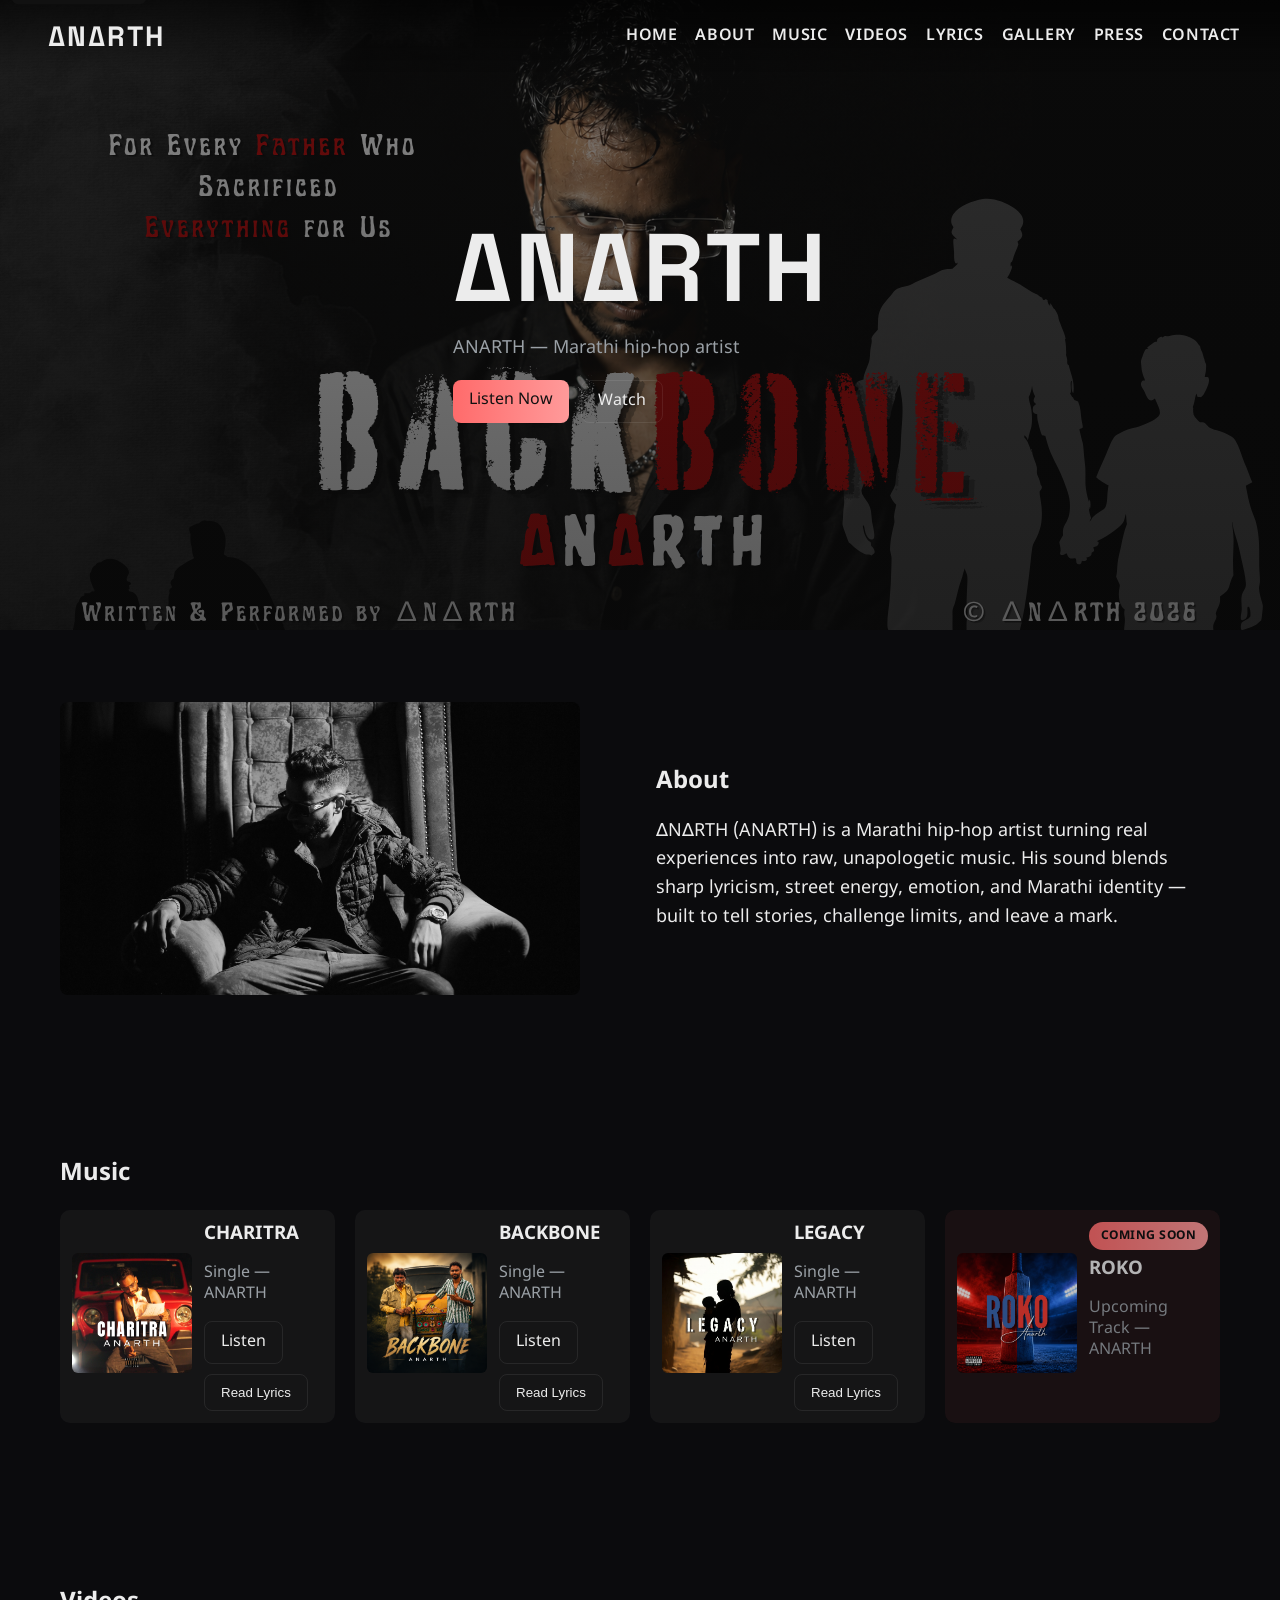
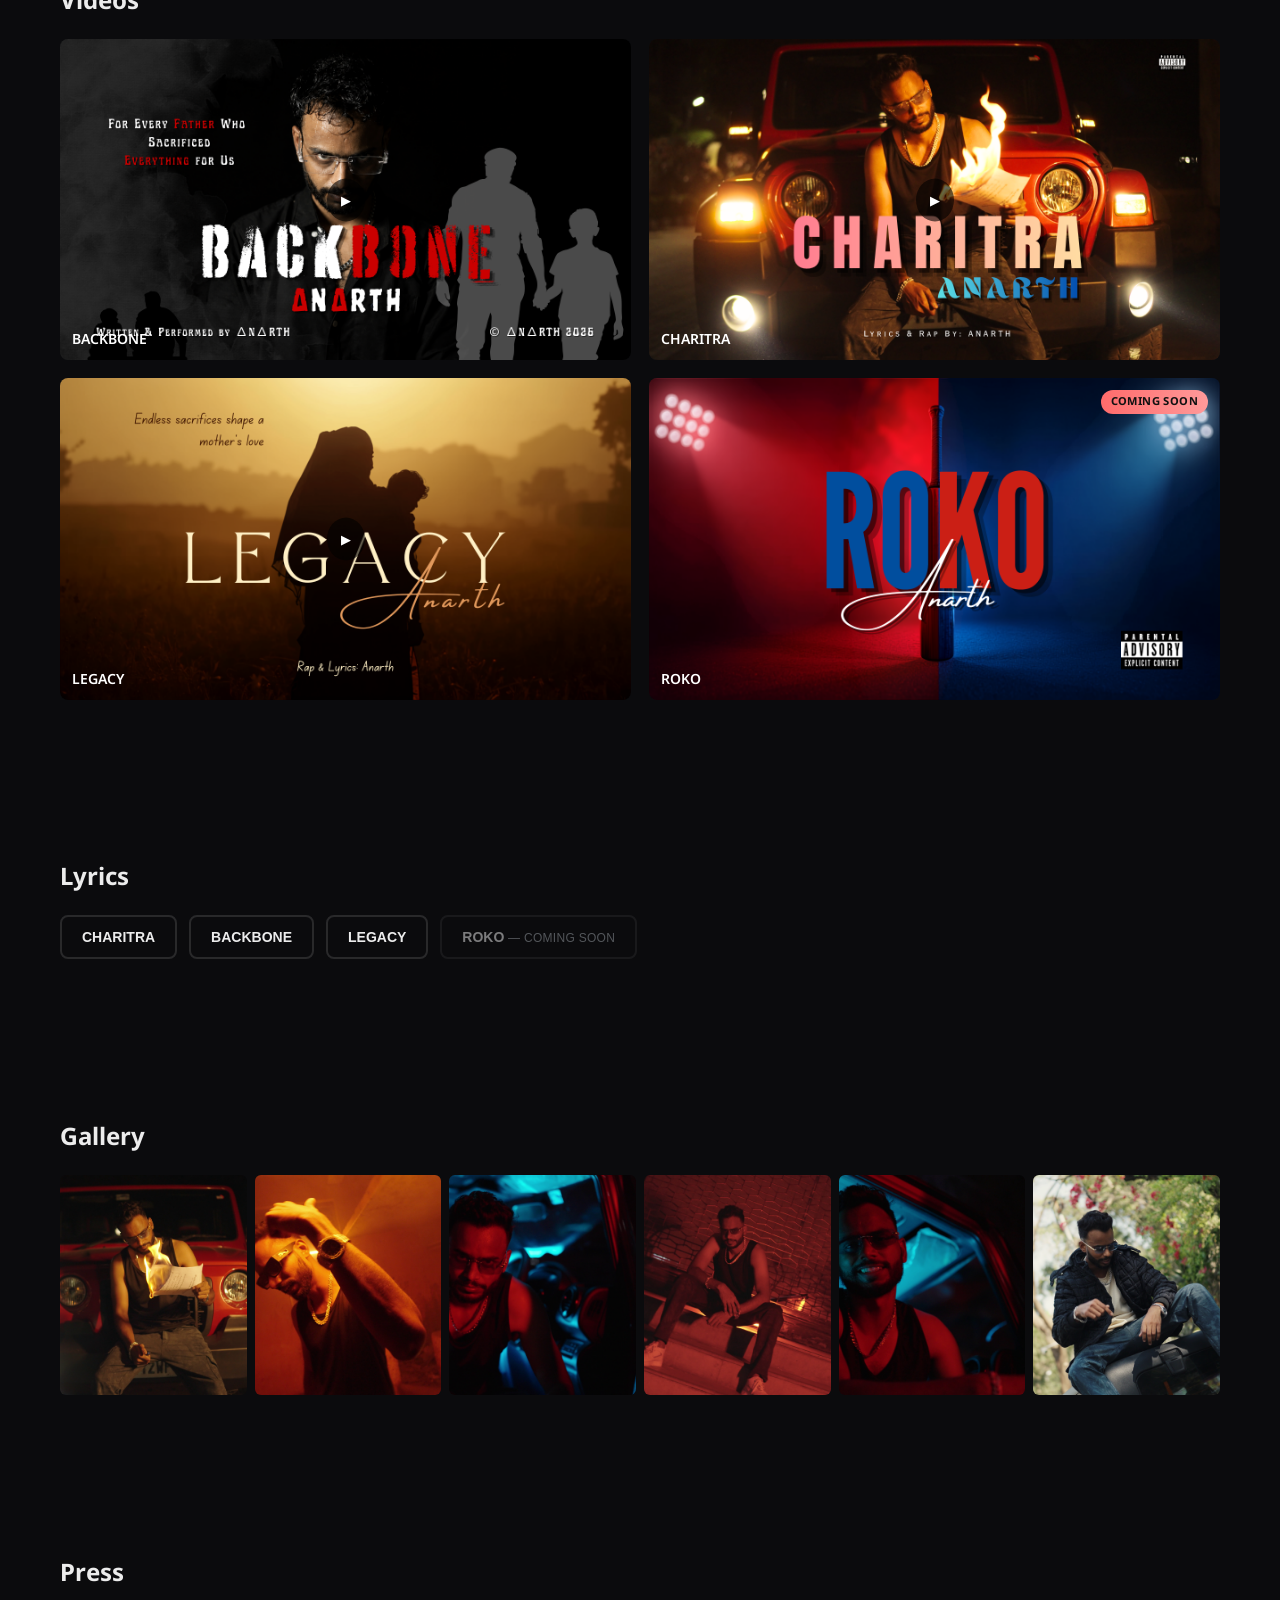
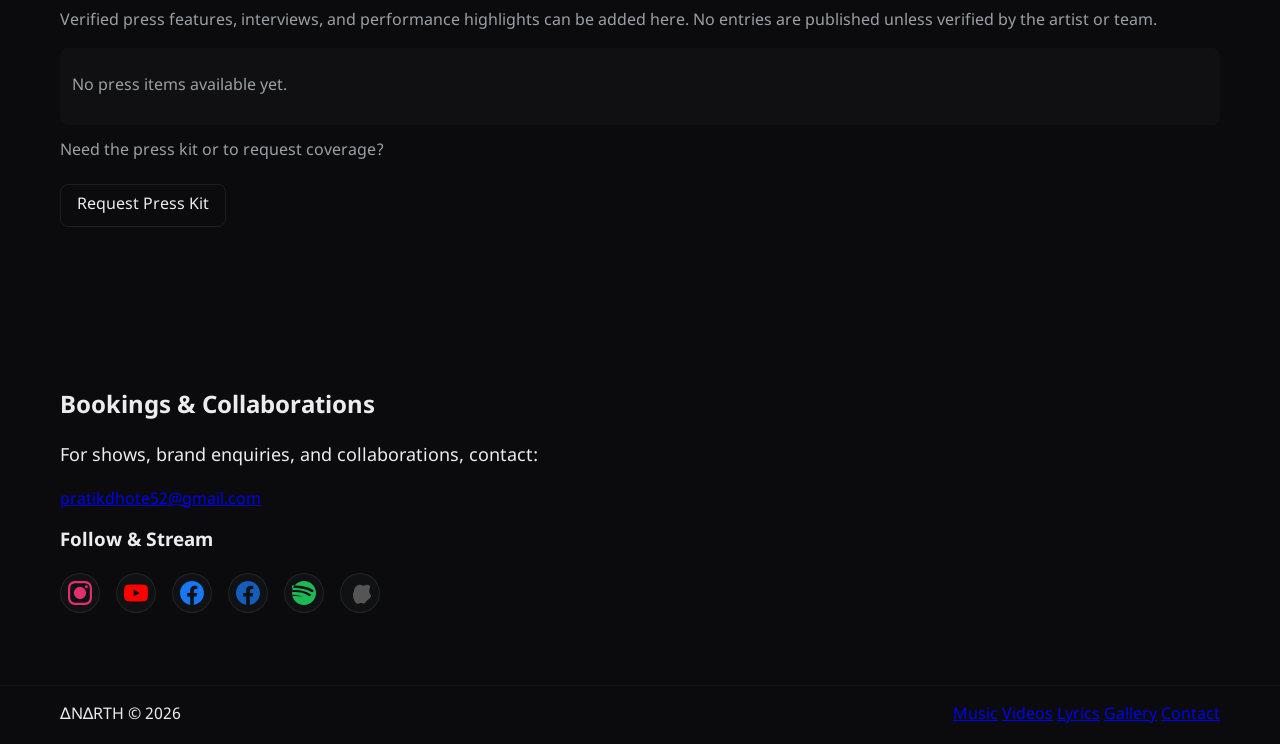
<file: index.html>
<!doctype html>
<html lang="en">
<head>
  <meta charset="utf-8" />
  <meta name="viewport" content="width=device-width,initial-scale=1" />
  <title>∆N∆RTH — ANARTH · Official</title>
  <meta name="description" content="Official website for ANARTH (∆N∆RTH) — Marathi hip-hop artist. Music, videos, lyrics, gallery, and bookings." />
  <link rel="icon" href="favicon.svg" type="image/svg+xml">
  <link rel="alternate icon" href="favicon.svg">
  <link rel="apple-touch-icon" href="favicon.svg">
  <meta name="theme-color" content="#0b0b0d">
  <link rel="preconnect" href="https://fonts.googleapis.com">
  <link rel="preconnect" href="https://fonts.gstatic.com" crossorigin>
  <link href="https://fonts.googleapis.com/css2?family=Space+Grotesk:wght@400;600;700&family=Noto+Sans+Devanagari:wght@400;700&display=swap" rel="stylesheet">
  <!-- Open Graph / Social -->
  <meta property="og:title" content="∆N∆RTH — ANARTH · Official" />
  <meta property="og:description" content="Official website for ANARTH (∆N∆RTH) — Marathi hip-hop artist. Music, videos, lyrics, gallery, and bookings." />
  <meta property="og:image" content="Assets/logo/Untitled%20design%20(6).png" />
  <meta property="og:type" content="website" />
  <meta name="twitter:card" content="summary_large_image" />
  <meta name="twitter:title" content="∆N∆RTH — ANARTH · Official" />
  <meta name="twitter:description" content="Official website for ANARTH (∆N∆RTH) — Marathi hip-hop artist." />
  <link rel="stylesheet" href="styles.css">
</head>
<body>
  <a class="skip-link" href="#main-content">Skip to content</a>
  <header class="site-header">
    <div class="container header-inner">
      <a class="brand" href="#" aria-label="ANARTH home">
        <span class="brand-text" role="img" aria-label="ANARTH">∆N∆RTH</span>
      </a>
      <nav class="nav" role="navigation" aria-label="Primary">
        <a href="#home">HOME</a>
        <a href="#about">ABOUT</a>
        <a href="#music">MUSIC</a>
        <a href="#videos">VIDEOS</a>
        <a href="#lyrics">LYRICS</a>
        <a href="#gallery">GALLERY</a>
        <a href="#press">PRESS</a>
        <a href="#contact">CONTACT</a>
      </nav>
      <button class="menu-btn" aria-label="Open menu" aria-controls="primary-nav" aria-expanded="false">☰</button>
    </div>
  </header>

  <main id="main-content">
    <section id="home" class="hero">
      <video class="hero-video" autoplay muted loop playsinline preload="metadata" poster="Assets/Thumbnail/backbone_thumbnail.png">
        <source src="Assets/video/VID_20260825223617.mp4" type="video/mp4">
      </video>
      <div class="hero-overlay"></div>
      <div class="container hero-content">
        <h1 class="display">∆N∆RTH</h1>
        <p class="tagline">ANARTH — Marathi hip-hop artist</p>
        <div class="hero-ctas">
          <a class="btn primary" href="https://open.spotify.com/track/7I72etfH4lrautP0kzrOaM?si=6904278e58cb4a6c" target="_blank" rel="noopener noreferrer">Listen Now</a>
          <a class="btn" href="#videos">Watch</a>
        </div>
      </div>
    </section>
    <!-- removed centered hero logo per request -->

    <section id="about" class="section about">
      <div class="container grid two-col">
        <div class="about-media">
          <img src="Assets/profile%20photo/profilePhoto.png" alt="ANARTH profile" loading="lazy" />
        </div>
        <div class="about-body">
          <h2>About</h2>
          <p class="lead">∆N∆RTH (ANARTH) is a Marathi hip-hop artist turning real experiences into raw, unapologetic music. His sound blends sharp lyricism, street energy, emotion, and Marathi identity — built to tell stories, challenge limits, and leave a mark.</p>
          <!-- <p>Musical identity, journey, and artistic philosophy can be placed here. The layout preserves Marathi text rendering with Noto Sans Devanagari.</p> -->
        </div>
      </div>
    </section>

    <section id="music" class="section music">
      <div class="container">
        <h2>Music</h2>
        <div class="grid music-grid">
          <!-- RELEASED TRACKS - Ordered: CHARITRA, BACKBONE, LEGACY -->
          <article class="release" data-song="charitra">
            <picture>
              <source srcset="Assets/artworks/CHARITRA%20(1).png" media="(max-width:600px)">
              <img src="Assets/artworks/CHARITRA%20(1).png" alt="CHARITRA artwork" loading="lazy" decoding="async" />
            </picture>
            <div class="release-body">
              <h3>CHARITRA</h3>
              <p class="muted">Single — ANARTH</p>
              <div class="release-ctas">
                <a class="btn" href="https://open.spotify.com/artist/0kLMYg4mAcI0nTroc95Nmc" target="_blank" rel="noopener">Listen</a>
                <button class="btn lyrics-btn" data-song="charitra" aria-label="Read CHARITRA lyrics">Read Lyrics</button>
              </div>
            </div>
          </article>

          <article class="release" data-song="backbone">
            <picture>
              <source srcset="Assets/artworks/Backbone.png" media="(max-width:600px)">
              <img src="Assets/artworks/Backbone.png" alt="BACKBONE artwork" loading="lazy" decoding="async" />
            </picture>
            <div class="release-body">
              <h3>BACKBONE</h3>
              <p class="muted">Single — ANARTH</p>
              <div class="release-ctas">
                <a class="btn" href="https://open.spotify.com/track/7I72etfH4lrautP0kzrOaM?si=6904278e58cb4a6c" target="_blank" rel="noopener">Listen</a>
                <button class="btn lyrics-btn" data-song="backbone" aria-label="Read BACKBONE lyrics">Read Lyrics</button>
              </div>
            </div>
          </article>

          <article class="release" data-song="legacy">
            <picture>
              <source srcset="Assets/artworks/LEGACY.png" media="(max-width:600px)">
              <img src="Assets/artworks/LEGACY.png" alt="LEGACY artwork" loading="lazy" decoding="async" />
            </picture>
            <div class="release-body">
              <h3>LEGACY</h3>
              <p class="muted">Single — ANARTH</p>
              <div class="release-ctas">
                <a class="btn" href="https://open.spotify.com/artist/0kLMYg4mAcI0nTroc95Nmc" target="_blank" rel="noopener">Listen</a>
                <button class="btn lyrics-btn" data-song="legacy" aria-label="Read LEGACY lyrics">Read Lyrics</button>
              </div>
            </div>
          </article>

          <!-- UPCOMING TRACK -->
          <article class="release release-upcoming" data-song="roko">
            <div class="upcoming-badge">COMING SOON</div>
            <picture>
              <source srcset="Assets/artworks/RO%20KO.png" media="(max-width:600px)">
              <img src="Assets/artworks/RO%20KO.png" alt="ROKO artwork" loading="lazy" decoding="async" />
            </picture>
            <div class="release-body">
              <h3>ROKO</h3>
              <p class="muted">Upcoming Track — ANARTH</p>
            </div>
          </article>
        </div>
      </div>
    </section>

    <section id="videos" class="section videos">
      <div class="container">
        <h2>Videos</h2>
        <div class="grid video-grid">
          <div class="video-card" data-youtube-id="6G4mu-FjF_s" role="button" tabindex="0" aria-label="Play BACKBONE video">
            <img src="Assets/Thumbnail/backbone_thumbnail.png" alt="BACKBONE thumbnail" loading="lazy"/>
            <button class="play-btn" aria-label="Play BACKBONE">▶</button>
            <h4>BACKBONE</h4>
          </div>

          <div class="video-card" data-youtube-id="AMWRoo0Sg-o" role="button" tabindex="0" aria-label="Play CHARITRA video">
            <img src="Assets/Thumbnail/charitra%20thumbnail.png" alt="CHARITRA thumbnail" loading="lazy"/>
            <button class="play-btn" aria-label="Play CHARITRA">▶</button>
            <h4>CHARITRA</h4>
          </div>

          <div class="video-card" data-youtube-id="SB4PYAhWKMk" role="button" tabindex="0" aria-label="Play LEGACY video">
            <img src="Assets/Thumbnail/ANART.png" alt="LEGACY thumbnail" loading="lazy"/>
            <button class="play-btn" aria-label="Play LEGACY">▶</button>
            <h4>LEGACY</h4>
          </div>

          <div class="video-card video-card-upcoming">
            <div class="upcoming-badge-small">COMING SOON</div>
            <img src="Assets/Thumbnail/ROKO.png" alt="ROKO thumbnail" loading="lazy"/>
            <h4>ROKO</h4>
          </div>
        </div>
      </div>
    </section>

    <section id="lyrics" class="section lyrics-panel">
      <div class="container">
        <h2>Lyrics</h2>
        
        <div class="lyrics-buttons">
          <button class="lyrics-btn-track" data-song="charitra" aria-label="Read CHARITRA lyrics">CHARITRA</button>
          <button class="lyrics-btn-track" data-song="backbone" aria-label="Read BACKBONE lyrics">BACKBONE</button>
          <button class="lyrics-btn-track" data-song="legacy" aria-label="Read LEGACY lyrics">LEGACY</button>
          <button class="lyrics-btn-track lyrics-btn-coming" disabled aria-label="ROKO coming soon">ROKO</button>
        </div>
      </div>
    </section>

    <!-- Lyrics Modal -->
    <div id="lyrics-modal" class="lyrics-modal" aria-hidden="true" role="dialog" aria-labelledby="lyrics-modal-title">
      <div class="lyrics-modal-content">
        <div class="lyrics-modal-header">
          <h3 id="lyrics-modal-title"></h3>
          <button class="lyrics-modal-close" aria-label="Close lyrics">✕</button>
        </div>
        <div class="lyrics-modal-body" id="lyrics-modal-body"></div>
      </div>
    </div>

    <section id="gallery" class="section gallery">
      <div class="container">
        <h2>Gallery</h2>
        <div class="masonry">
          <img src="Assets/gallary%20images/th1.png" alt="gallery" loading="lazy"/>
          <img src="Assets/gallary%20images/th2.png" alt="gallery" loading="lazy"/>
          <img src="Assets/gallary%20images/th3.png" alt="gallery" loading="lazy"/>
          <img src="Assets/gallary%20images/th4.png" alt="gallery" loading="lazy"/>
          <img src="Assets/gallary%20images/th5.png" alt="gallery" loading="lazy"/>
          <img src="Assets/gallary%20images/th6.png" alt="gallery" loading="lazy"/>
        </div>
      </div>
    </section>

    <section id="press" class="section press">
      <div class="container">
        <h2>Press</h2>
        <p class="muted">Verified press features, interviews, and performance highlights can be added here. No entries are published unless verified by the artist or team.</p>

        <div class="press-list" aria-live="polite">
          <p class="muted">No press items available yet.</p>
        </div>

        <div class="press-actions">
          <p class="muted">Need the press kit or to request coverage?</p>
          <a class="btn" href="mailto:pratikdhote52@gmail.com">Request Press Kit</a>
        </div>
      </div>
    </section>

    <section id="contact" class="section contact">
      <div class="container two-col">
        <div>
          <h2>Bookings & Collaborations</h2>
          <p class="lead">For shows, brand enquiries, and collaborations, contact:</p>
          <p><a href="mailto:pratikdhote52@gmail.com">pratikdhote52@gmail.com</a></p>
        </div>
        <div>
          <h3>Follow & Stream</h3>
          <div class="socials">
            <a href="https://www.instagram.com/anarth_8?igsh=MWM4dnhkNjVjcjFnMg==" target="_blank" rel="noopener" aria-label="Follow on Instagram" class="social-link instagram">
              <svg width="24" height="24" viewBox="0 0 24 24" fill="currentColor"><path d="M12 2.163c3.204 0 3.584.012 4.85.07 3.252.148 4.771 1.691 4.919 4.919.058 1.265.069 1.645.069 4.849 0 3.205-.012 3.584-.069 4.849-.149 3.225-1.664 4.771-4.919 4.919-1.266.058-1.644.07-4.85.07-3.204 0-3.584-.012-4.849-.07-3.26-.149-4.771-1.699-4.919-4.92-.058-1.265-.07-1.644-.07-4.849 0-3.204.013-3.583.07-4.849.149-3.227 1.664-4.771 4.919-4.919 1.266-.057 1.645-.069 4.849-.069zm0-2.163c-3.259 0-3.667.014-4.947.072-4.358.2-6.78 2.618-6.98 6.98-.059 1.281-.073 1.689-.073 4.948 0 3.259.014 3.668.072 4.948.2 4.358 2.618 6.78 6.98 6.98 1.281.058 1.689.072 4.948.072 3.259 0 3.668-.014 4.948-.072 4.354-.2 6.782-2.618 6.979-6.98.059-1.28.073-1.689.073-4.948 0-3.259-.014-3.667-.072-4.947-.196-4.354-2.617-6.78-6.979-6.98-1.281-.059-1.69-.073-4.949-.073z"/><path d="M5.838 12a6.162 6.162 0 1 1 12.324 0 6.162 6.162 0 0 1-12.324 0zM12 16a4 4 0 1 1 0-8 4 4 0 0 1 0 8zm4.965-10.322a1.44 1.44 0 1 1 2.881.001 1.44 1.44 0 0 1-2.881-.001z"/></svg>
            </a>
            <a href="https://www.youtube.com/channel/UC_oH8JIxrPz5upv_p8ieNjQ" target="_blank" rel="noopener" aria-label="Subscribe on YouTube" class="social-link youtube">
              <svg width="24" height="24" viewBox="0 0 24 24" fill="currentColor"><path d="M23.498 6.186a3.016 3.016 0 0 0-2.122-2.136C19.505 3.545 12 3.545 12 3.545s-7.505 0-9.377.505A3.017 3.017 0 0 0 .502 6.186C0 8.07 0 12 0 12s0 3.93.502 5.814a3.016 3.016 0 0 0 2.122 2.136c1.871.505 9.376.505 9.376.505s7.505 0 9.377-.505a3.015 3.015 0 0 0 2.122-2.136C24 15.93 24 12 24 12s0-3.93-.502-5.814zM9.545 15.568V8.432L15.818 12l-6.273 3.568z"/></svg>
            </a>
            <a href="https://www.facebook.com/share/17ZnNGNy6t/" target="_blank" rel="noopener" aria-label="Follow on Facebook (Page)" class="social-link facebook">
              <svg width="24" height="24" viewBox="0 0 24 24" fill="currentColor"><path d="M24 12.073c0-6.627-5.373-12-12-12s-12 5.373-12 12c0 5.99 4.388 10.954 10.125 11.854v-8.385H7.078v-3.47h3.047V9.43c0-3.007 1.792-4.669 4.533-4.669 1.312 0 2.686.235 2.686.235v2.953H15.83c-1.491 0-1.956.925-1.956 1.874v2.25h3.328l-.532 3.47h-2.796v8.385C19.612 23.027 24 18.062 24 12.073z"/></svg>
            </a>
            <a href="https://www.facebook.com/share/1UyePrqYgt/" target="_blank" rel="noopener" aria-label="Follow on Facebook (Profile)" class="social-link facebook" title="Facebook Profile">
              <svg width="24" height="24" viewBox="0 0 24 24" fill="currentColor" opacity="0.75"><path d="M24 12.073c0-6.627-5.373-12-12-12s-12 5.373-12 12c0 5.99 4.388 10.954 10.125 11.854v-8.385H7.078v-3.47h3.047V9.43c0-3.007 1.792-4.669 4.533-4.669 1.312 0 2.686.235 2.686.235v2.953H15.83c-1.491 0-1.956.925-1.956 1.874v2.25h3.328l-.532 3.47h-2.796v8.385C19.612 23.027 24 18.062 24 12.073z"/></svg>
            </a>
            <a href="https://open.spotify.com/artist/0kLMYg4mAcI0nTroc95Nmc" target="_blank" rel="noopener" aria-label="Listen on Spotify" class="social-link spotify">
              <svg width="24" height="24" viewBox="0 0 24 24" fill="currentColor"><path d="M12 0C5.4 0 0 5.4 0 12s5.4 12 12 12 12-5.4 12-12S18.66 0 12 0zm5.491 17.412c-.237.423-.664.646-1.071.646-.308 0-.62-.089-.901-.276-5.038-3.007-11.385-3.505-18.869-1.92-.468.119-.939-.155-1.056-.62-.119-.467.154-.938.619-1.056 8.032-1.687 14.932 1.084 20.548 4.509.467.28.618.923.338 1.39zm1.46-3.25c-.297.528-.837.813-1.378.813-.368 0-.741-.11-1.068-.348-5.899-3.732-14.82-4.415-21.742-2.418-.558.168-1.15-.14-1.317-.698-.167-.56.14-1.15.698-1.316 7.59-2.272 17.688-1.507 24.233 2.789.492.311.656 1.009.346 1.501zm.146-3.383c-7.067-4.195-18.722-4.583-25.468-2.528-.668.201-1.376-.19-1.576-.858-.201-.668.19-1.376.858-1.576 7.581-2.287 20.033-1.84 28.018 2.923.585.347.779 1.12.432 1.704-.347.585-1.12.779-1.704.432z"/></svg>
            </a>
            <a href="https://music.apple.com/us/artist/anarth/1894827576" target="_blank" rel="noopener" aria-label="Listen on Apple Music" class="social-link apple">
              <svg width="24" height="24" viewBox="0 0 24 24" fill="currentColor"><path d="M18.71 19.86c-.74 1.23-1.73 2.89-2.97 2.82-1.22-.05-1.62-.72-3.02-.72-1.41 0-1.852.75-3.02.82-1.26.12-2.21-1.32-2.95-2.55-1.52-2.48-2.54-7.15-.85-10.07C6.52 5.6 9.26 3.93 11.99 3.85c1.35.02 2.36.9 3.57.9 1.16 0 1.88-.89 3.43-.95 1.45-.05 2.8.87 3.44 2.05a4.76 4.76 0 0 0-1.15 3.75c-.15 1.88.61 3.93 1.88 5.12-.5 1.52-1.37 2.72-2.5 3.53z"/></svg>
            </a>
          </div>
        </div>
      </div>
    </section>
  </main>

  <footer class="site-footer">
    <div class="container footer-inner">
      <div>∆N∆RTH © 2026</div>
      <nav class="footer-nav">
        <a href="#music">Music</a>
        <a href="#videos">Videos</a>
        <a href="#lyrics">Lyrics</a>
        <a href="#gallery">Gallery</a>
        <a href="#contact">Contact</a>
      </nav>
    </div>
  </footer>

  <div id="video-modal" class="modal" aria-hidden="true">
    <div class="modal-inner">
      <button class="modal-close" aria-label="Close">✕</button>
      <div class="modal-media" id="modal-media"></div>
    </div>
  </div>

  <script src="scripts.js" defer></script>
</body>
</html>
</file>
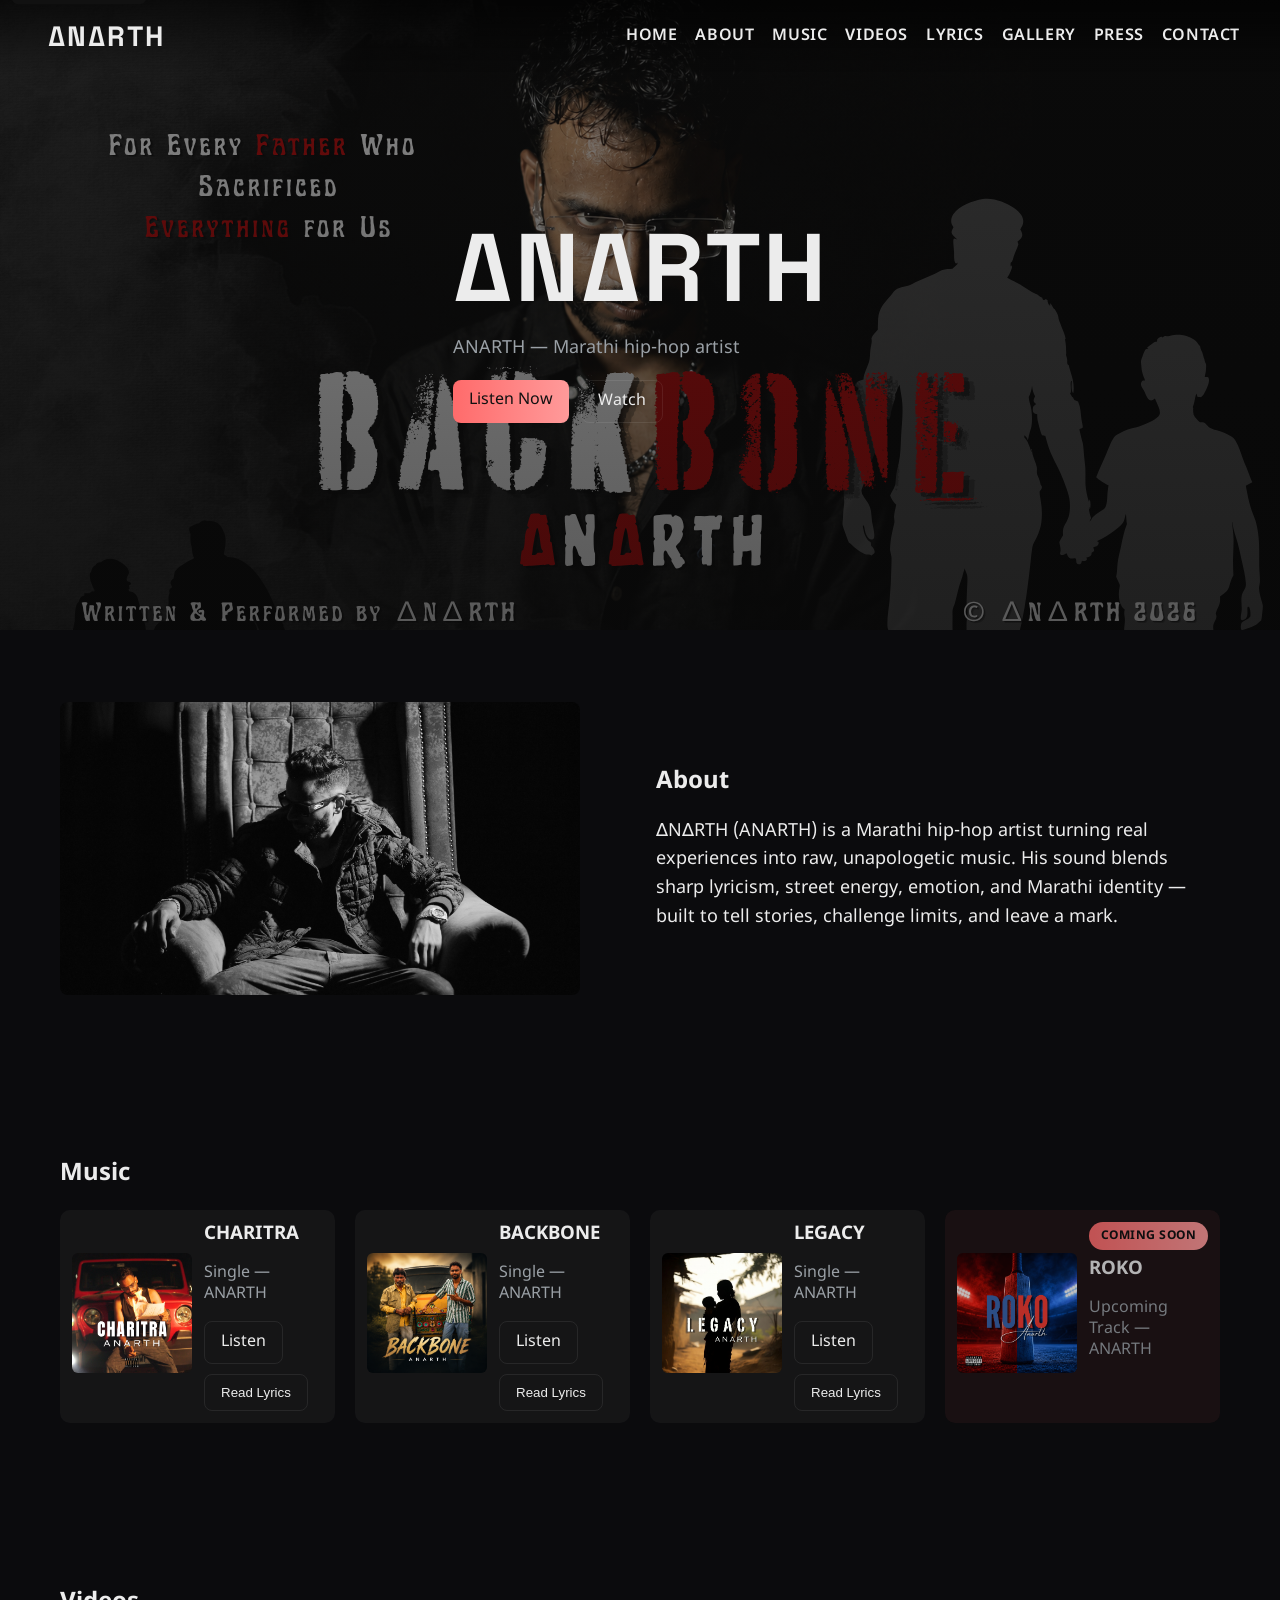
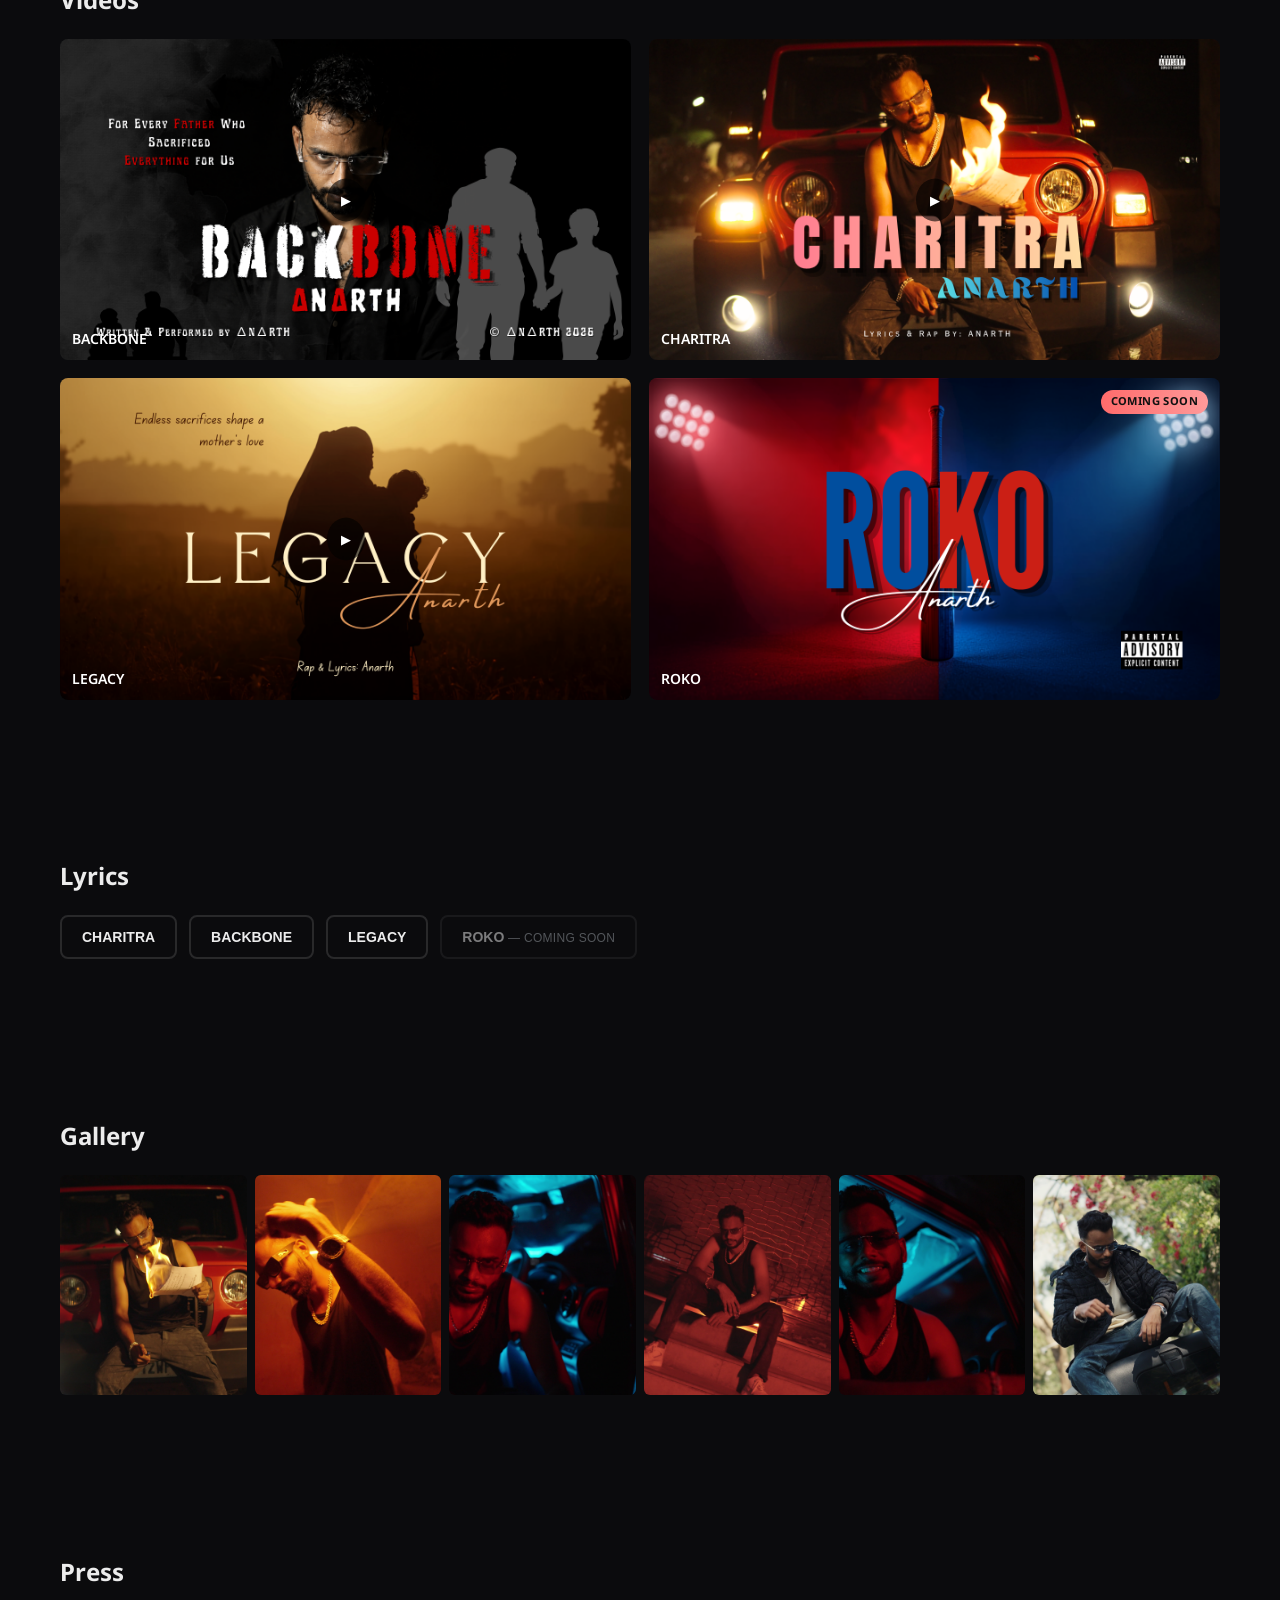
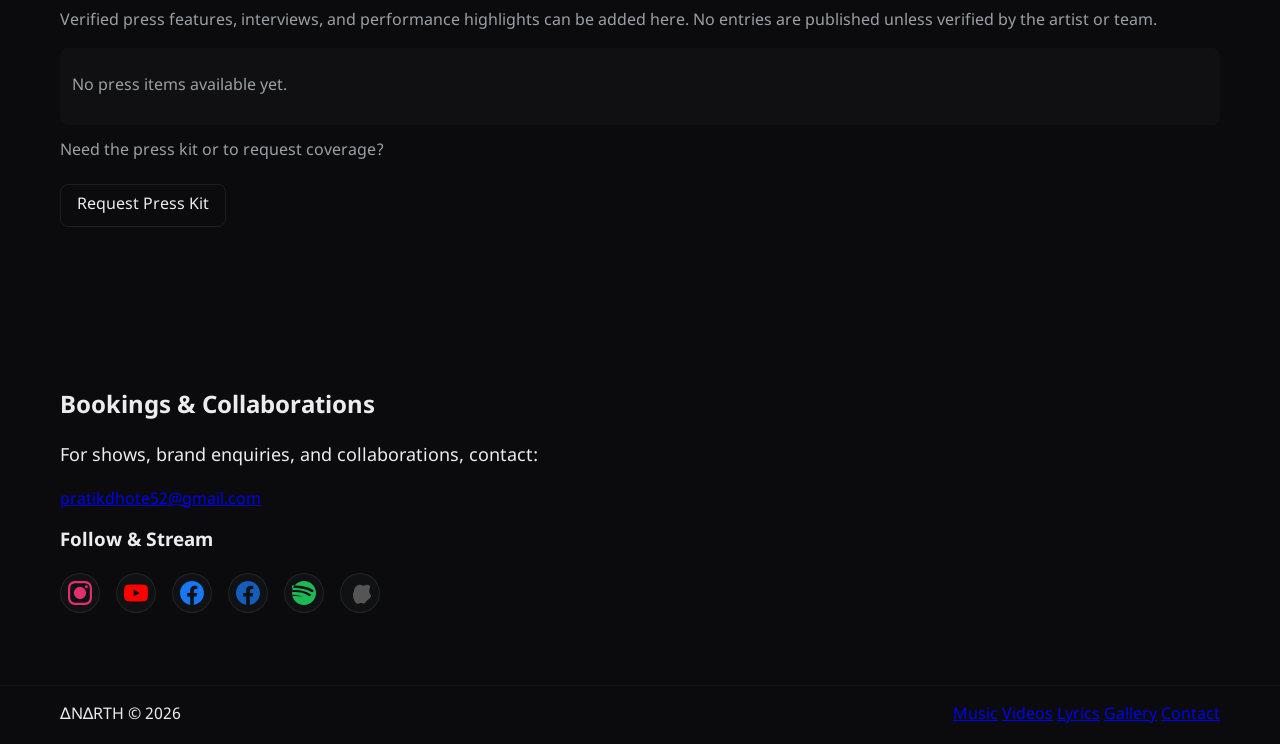
<file: site/index.html>
<!doctype html>
<html lang="en">
<head>
  <meta charset="utf-8" />
  <meta name="viewport" content="width=device-width,initial-scale=1" />
  <title>∆N∆RTH — ANARTH · Official</title>
  <meta name="description" content="Official website for ANARTH (∆N∆RTH) — Marathi hip-hop artist. Music, videos, lyrics, gallery, and bookings." />
  <link rel="icon" href="favicon.svg" type="image/svg+xml">
  <link rel="alternate icon" href="favicon.svg">
  <link rel="apple-touch-icon" href="favicon.svg">
  <meta name="theme-color" content="#0b0b0d">
  <link rel="preconnect" href="https://fonts.googleapis.com">
  <link rel="preconnect" href="https://fonts.gstatic.com" crossorigin>
  <link href="https://fonts.googleapis.com/css2?family=Space+Grotesk:wght@400;600;700&family=Noto+Sans+Devanagari:wght@400;700&display=swap" rel="stylesheet">
  <!-- Open Graph / Social -->
  <meta property="og:title" content="∆N∆RTH — ANARTH · Official" />
  <meta property="og:description" content="Official website for ANARTH (∆N∆RTH) — Marathi hip-hop artist. Music, videos, lyrics, gallery, and bookings." />
  <meta property="og:image" content="../Assets/logo/Untitled%20design%20(6).png" />
  <meta property="og:type" content="website" />
  <meta name="twitter:card" content="summary_large_image" />
  <meta name="twitter:title" content="∆N∆RTH — ANARTH · Official" />
  <meta name="twitter:description" content="Official website for ANARTH (∆N∆RTH) — Marathi hip-hop artist." />
  <link rel="stylesheet" href="styles.css">
</head>
<body>
  <a class="skip-link" href="#main-content">Skip to content</a>
  <header class="site-header">
    <div class="container header-inner">
      <a class="brand" href="#" aria-label="ANARTH home">
        <span class="brand-text" role="img" aria-label="ANARTH">∆N∆RTH</span>
      </a>
      <nav class="nav" role="navigation" aria-label="Primary">
        <a href="#home">HOME</a>
        <a href="#about">ABOUT</a>
        <a href="#music">MUSIC</a>
        <a href="#videos">VIDEOS</a>
        <a href="#lyrics">LYRICS</a>
        <a href="#gallery">GALLERY</a>
        <a href="#press">PRESS</a>
        <a href="#contact">CONTACT</a>
      </nav>
      <button class="menu-btn" aria-label="Open menu" aria-controls="primary-nav" aria-expanded="false">☰</button>
    </div>
  </header>

  <main id="main-content">
    <section id="home" class="hero">
      <video class="hero-video" autoplay muted loop playsinline preload="metadata" poster="../Assets/Thumbnail/backbone_thumbnail.png">
        <source src="../Assets/video/VID_20260825223617.mp4" type="video/mp4">
      </video>
      <div class="hero-overlay"></div>
      <div class="container hero-content">
        <h1 class="display">∆N∆RTH</h1>
        <p class="tagline">ANARTH — Marathi hip-hop artist</p>
        <div class="hero-ctas">
          <a class="btn primary" href="https://open.spotify.com/track/7I72etfH4lrautP0kzrOaM?si=6904278e58cb4a6c" target="_blank" rel="noopener noreferrer">Listen Now</a>
          <a class="btn" href="#videos">Watch</a>
        </div>
      </div>
    </section>
    <!-- removed centered hero logo per request -->

    <section id="about" class="section about">
      <div class="container grid two-col">
        <div class="about-media">
          <img src="../Assets/profile%20photo/profilePhoto.png" alt="ANARTH profile" loading="lazy" />
        </div>
        <div class="about-body">
          <h2>About</h2>
          <p class="lead">∆N∆RTH (ANARTH) is a Marathi hip-hop artist turning real experiences into raw, unapologetic music. His sound blends sharp lyricism, street energy, emotion, and Marathi identity — built to tell stories, challenge limits, and leave a mark.</p>
          <!-- <p>Musical identity, journey, and artistic philosophy can be placed here. The layout preserves Marathi text rendering with Noto Sans Devanagari.</p> -->
        </div>
      </div>
    </section>

    <section id="music" class="section music">
      <div class="container">
        <h2>Music</h2>
        <div class="grid music-grid">
          <!-- RELEASED TRACKS - Ordered: CHARITRA, BACKBONE, LEGACY -->
          <article class="release" data-song="charitra">
            <picture>
              <source srcset="../Assets/artworks/CHARITRA%20(1).png" media="(max-width:600px)">
              <img src="../Assets/artworks/CHARITRA%20(1).png" alt="CHARITRA artwork" loading="lazy" decoding="async" />
            </picture>
            <div class="release-body">
              <h3>CHARITRA</h3>
              <p class="muted">Single — ANARTH</p>
              <div class="release-ctas">
                <a class="btn" href="https://open.spotify.com/artist/0kLMYg4mAcI0nTroc95Nmc" target="_blank" rel="noopener">Listen</a>
                <button class="btn lyrics-btn" data-song="charitra" aria-label="Read CHARITRA lyrics">Read Lyrics</button>
              </div>
            </div>
          </article>

          <article class="release" data-song="backbone">
            <picture>
              <source srcset="../Assets/artworks/Backbone.png" media="(max-width:600px)">
              <img src="../Assets/artworks/Backbone.png" alt="BACKBONE artwork" loading="lazy" decoding="async" />
            </picture>
            <div class="release-body">
              <h3>BACKBONE</h3>
              <p class="muted">Single — ANARTH</p>
              <div class="release-ctas">
                <a class="btn" href="https://open.spotify.com/track/7I72etfH4lrautP0kzrOaM?si=6904278e58cb4a6c" target="_blank" rel="noopener">Listen</a>
                <button class="btn lyrics-btn" data-song="backbone" aria-label="Read BACKBONE lyrics">Read Lyrics</button>
              </div>
            </div>
          </article>

          <article class="release" data-song="legacy">
            <picture>
              <source srcset="../Assets/artworks/LEGACY.png" media="(max-width:600px)">
              <img src="../Assets/artworks/LEGACY.png" alt="LEGACY artwork" loading="lazy" decoding="async" />
            </picture>
            <div class="release-body">
              <h3>LEGACY</h3>
              <p class="muted">Single — ANARTH</p>
              <div class="release-ctas">
                <a class="btn" href="https://open.spotify.com/artist/0kLMYg4mAcI0nTroc95Nmc" target="_blank" rel="noopener">Listen</a>
                <button class="btn lyrics-btn" data-song="legacy" aria-label="Read LEGACY lyrics">Read Lyrics</button>
              </div>
            </div>
          </article>

          <!-- UPCOMING TRACK -->
          <article class="release release-upcoming" data-song="roko">
            <div class="upcoming-badge">COMING SOON</div>
            <picture>
              <source srcset="../Assets/artworks/RO%20KO.png" media="(max-width:600px)">
              <img src="../Assets/artworks/RO%20KO.png" alt="ROKO artwork" loading="lazy" decoding="async" />
            </picture>
            <div class="release-body">
              <h3>ROKO</h3>
              <p class="muted">Upcoming Track — ANARTH</p>
            </div>
          </article>
        </div>
      </div>
    </section>

    <section id="videos" class="section videos">
      <div class="container">
        <h2>Videos</h2>
        <div class="grid video-grid">
          <div class="video-card" data-youtube-id="6G4mu-FjF_s" role="button" tabindex="0" aria-label="Play BACKBONE video">
            <img src="../Assets/Thumbnail/backbone_thumbnail.png" alt="BACKBONE thumbnail" loading="lazy"/>
            <button class="play-btn" aria-label="Play BACKBONE">▶</button>
            <h4>BACKBONE</h4>
          </div>

          <div class="video-card" data-youtube-id="AMWRoo0Sg-o" role="button" tabindex="0" aria-label="Play CHARITRA video">
            <img src="../Assets/Thumbnail/charitra%20thumbnail.png" alt="CHARITRA thumbnail" loading="lazy"/>
            <button class="play-btn" aria-label="Play CHARITRA">▶</button>
            <h4>CHARITRA</h4>
          </div>

          <div class="video-card" data-youtube-id="SB4PYAhWKMk" role="button" tabindex="0" aria-label="Play LEGACY video">
            <img src="../Assets/Thumbnail/ANART.png" alt="LEGACY thumbnail" loading="lazy"/>
            <button class="play-btn" aria-label="Play LEGACY">▶</button>
            <h4>LEGACY</h4>
          </div>

          <div class="video-card video-card-upcoming">
            <div class="upcoming-badge-small">COMING SOON</div>
            <img src="../Assets/Thumbnail/ROKO.png" alt="ROKO thumbnail" loading="lazy"/>
            <h4>ROKO</h4>
          </div>
        </div>
      </div>
    </section>

    <section id="lyrics" class="section lyrics-panel">
      <div class="container">
        <h2>Lyrics</h2>
        
        <div class="lyrics-buttons">
          <button class="lyrics-btn-track" data-song="charitra" aria-label="Read CHARITRA lyrics">CHARITRA</button>
          <button class="lyrics-btn-track" data-song="backbone" aria-label="Read BACKBONE lyrics">BACKBONE</button>
          <button class="lyrics-btn-track" data-song="legacy" aria-label="Read LEGACY lyrics">LEGACY</button>
          <button class="lyrics-btn-track lyrics-btn-coming" disabled aria-label="ROKO coming soon">ROKO</button>
        </div>
      </div>
    </section>

    <!-- Lyrics Modal -->
    <div id="lyrics-modal" class="lyrics-modal" aria-hidden="true" role="dialog" aria-labelledby="lyrics-modal-title">
      <div class="lyrics-modal-content">
        <div class="lyrics-modal-header">
          <h3 id="lyrics-modal-title"></h3>
          <button class="lyrics-modal-close" aria-label="Close lyrics">✕</button>
        </div>
        <div class="lyrics-modal-body" id="lyrics-modal-body"></div>
      </div>
    </div>

    <section id="gallery" class="section gallery">
      <div class="container">
        <h2>Gallery</h2>
        <div class="masonry">
          <img src="../Assets/gallary%20images/th1.png" alt="gallery" loading="lazy"/>
          <img src="../Assets/gallary%20images/th2.png" alt="gallery" loading="lazy"/>
          <img src="../Assets/gallary%20images/th3.png" alt="gallery" loading="lazy"/>
          <img src="../Assets/gallary%20images/th4.png" alt="gallery" loading="lazy"/>
          <img src="../Assets/gallary%20images/th5.png" alt="gallery" loading="lazy"/>
          <img src="../Assets/gallary%20images/th6.png" alt="gallery" loading="lazy"/>
        </div>
      </div>
    </section>

    <section id="press" class="section press">
      <div class="container">
        <h2>Press</h2>
        <p class="muted">Verified press features, interviews, and performance highlights can be added here. No entries are published unless verified by the artist or team.</p>

        <div class="press-list" aria-live="polite">
          <p class="muted">No press items available yet.</p>
        </div>

        <div class="press-actions">
          <p class="muted">Need the press kit or to request coverage?</p>
          <a class="btn" href="mailto:pratikdhote52@gmail.com">Request Press Kit</a>
        </div>
      </div>
    </section>

    <section id="contact" class="section contact">
      <div class="container two-col">
        <div>
          <h2>Bookings & Collaborations</h2>
          <p class="lead">For shows, brand enquiries, and collaborations, contact:</p>
          <p><a href="mailto:pratikdhote52@gmail.com">pratikdhote52@gmail.com</a></p>
        </div>
        <div>
          <h3>Follow & Stream</h3>
          <div class="socials">
            <a href="https://www.instagram.com/anarth_8?igsh=MWM4dnhkNjVjcjFnMg==" target="_blank" rel="noopener" aria-label="Follow on Instagram" class="social-link instagram">
              <svg width="24" height="24" viewBox="0 0 24 24" fill="currentColor"><path d="M12 2.163c3.204 0 3.584.012 4.85.07 3.252.148 4.771 1.691 4.919 4.919.058 1.265.069 1.645.069 4.849 0 3.205-.012 3.584-.069 4.849-.149 3.225-1.664 4.771-4.919 4.919-1.266.058-1.644.07-4.85.07-3.204 0-3.584-.012-4.849-.07-3.26-.149-4.771-1.699-4.919-4.92-.058-1.265-.07-1.644-.07-4.849 0-3.204.013-3.583.07-4.849.149-3.227 1.664-4.771 4.919-4.919 1.266-.057 1.645-.069 4.849-.069zm0-2.163c-3.259 0-3.667.014-4.947.072-4.358.2-6.78 2.618-6.98 6.98-.059 1.281-.073 1.689-.073 4.948 0 3.259.014 3.668.072 4.948.2 4.358 2.618 6.78 6.98 6.98 1.281.058 1.689.072 4.948.072 3.259 0 3.668-.014 4.948-.072 4.354-.2 6.782-2.618 6.979-6.98.059-1.28.073-1.689.073-4.948 0-3.259-.014-3.667-.072-4.947-.196-4.354-2.617-6.78-6.979-6.98-1.281-.059-1.69-.073-4.949-.073z"/><path d="M5.838 12a6.162 6.162 0 1 1 12.324 0 6.162 6.162 0 0 1-12.324 0zM12 16a4 4 0 1 1 0-8 4 4 0 0 1 0 8zm4.965-10.322a1.44 1.44 0 1 1 2.881.001 1.44 1.44 0 0 1-2.881-.001z"/></svg>
            </a>
            <a href="https://www.youtube.com/channel/UC_oH8JIxrPz5upv_p8ieNjQ" target="_blank" rel="noopener" aria-label="Subscribe on YouTube" class="social-link youtube">
              <svg width="24" height="24" viewBox="0 0 24 24" fill="currentColor"><path d="M23.498 6.186a3.016 3.016 0 0 0-2.122-2.136C19.505 3.545 12 3.545 12 3.545s-7.505 0-9.377.505A3.017 3.017 0 0 0 .502 6.186C0 8.07 0 12 0 12s0 3.93.502 5.814a3.016 3.016 0 0 0 2.122 2.136c1.871.505 9.376.505 9.376.505s7.505 0 9.377-.505a3.015 3.015 0 0 0 2.122-2.136C24 15.93 24 12 24 12s0-3.93-.502-5.814zM9.545 15.568V8.432L15.818 12l-6.273 3.568z"/></svg>
            </a>
            <a href="https://www.facebook.com/share/17ZnNGNy6t/" target="_blank" rel="noopener" aria-label="Follow on Facebook (Page)" class="social-link facebook">
              <svg width="24" height="24" viewBox="0 0 24 24" fill="currentColor"><path d="M24 12.073c0-6.627-5.373-12-12-12s-12 5.373-12 12c0 5.99 4.388 10.954 10.125 11.854v-8.385H7.078v-3.47h3.047V9.43c0-3.007 1.792-4.669 4.533-4.669 1.312 0 2.686.235 2.686.235v2.953H15.83c-1.491 0-1.956.925-1.956 1.874v2.25h3.328l-.532 3.47h-2.796v8.385C19.612 23.027 24 18.062 24 12.073z"/></svg>
            </a>
            <a href="https://www.facebook.com/share/1UyePrqYgt/" target="_blank" rel="noopener" aria-label="Follow on Facebook (Profile)" class="social-link facebook" title="Facebook Profile">
              <svg width="24" height="24" viewBox="0 0 24 24" fill="currentColor" opacity="0.75"><path d="M24 12.073c0-6.627-5.373-12-12-12s-12 5.373-12 12c0 5.99 4.388 10.954 10.125 11.854v-8.385H7.078v-3.47h3.047V9.43c0-3.007 1.792-4.669 4.533-4.669 1.312 0 2.686.235 2.686.235v2.953H15.83c-1.491 0-1.956.925-1.956 1.874v2.25h3.328l-.532 3.47h-2.796v8.385C19.612 23.027 24 18.062 24 12.073z"/></svg>
            </a>
            <a href="https://open.spotify.com/artist/0kLMYg4mAcI0nTroc95Nmc" target="_blank" rel="noopener" aria-label="Listen on Spotify" class="social-link spotify">
              <svg width="24" height="24" viewBox="0 0 24 24" fill="currentColor"><path d="M12 0C5.4 0 0 5.4 0 12s5.4 12 12 12 12-5.4 12-12S18.66 0 12 0zm5.491 17.412c-.237.423-.664.646-1.071.646-.308 0-.62-.089-.901-.276-5.038-3.007-11.385-3.505-18.869-1.92-.468.119-.939-.155-1.056-.62-.119-.467.154-.938.619-1.056 8.032-1.687 14.932 1.084 20.548 4.509.467.28.618.923.338 1.39zm1.46-3.25c-.297.528-.837.813-1.378.813-.368 0-.741-.11-1.068-.348-5.899-3.732-14.82-4.415-21.742-2.418-.558.168-1.15-.14-1.317-.698-.167-.56.14-1.15.698-1.316 7.59-2.272 17.688-1.507 24.233 2.789.492.311.656 1.009.346 1.501zm.146-3.383c-7.067-4.195-18.722-4.583-25.468-2.528-.668.201-1.376-.19-1.576-.858-.201-.668.19-1.376.858-1.576 7.581-2.287 20.033-1.84 28.018 2.923.585.347.779 1.12.432 1.704-.347.585-1.12.779-1.704.432z"/></svg>
            </a>
            <a href="https://music.apple.com/us/artist/anarth/1894827576" target="_blank" rel="noopener" aria-label="Listen on Apple Music" class="social-link apple">
              <svg width="24" height="24" viewBox="0 0 24 24" fill="currentColor"><path d="M18.71 19.86c-.74 1.23-1.73 2.89-2.97 2.82-1.22-.05-1.62-.72-3.02-.72-1.41 0-1.852.75-3.02.82-1.26.12-2.21-1.32-2.95-2.55-1.52-2.48-2.54-7.15-.85-10.07C6.52 5.6 9.26 3.93 11.99 3.85c1.35.02 2.36.9 3.57.9 1.16 0 1.88-.89 3.43-.95 1.45-.05 2.8.87 3.44 2.05a4.76 4.76 0 0 0-1.15 3.75c-.15 1.88.61 3.93 1.88 5.12-.5 1.52-1.37 2.72-2.5 3.53z"/></svg>
            </a>
          </div>
        </div>
      </div>
    </section>
  </main>

  <footer class="site-footer">
    <div class="container footer-inner">
      <div>∆N∆RTH © 2026</div>
      <nav class="footer-nav">
        <a href="#music">Music</a>
        <a href="#videos">Videos</a>
        <a href="#lyrics">Lyrics</a>
        <a href="#gallery">Gallery</a>
        <a href="#contact">Contact</a>
      </nav>
    </div>
  </footer>

  <div id="video-modal" class="modal" aria-hidden="true">
    <div class="modal-inner">
      <button class="modal-close" aria-label="Close">✕</button>
      <div class="modal-media" id="modal-media"></div>
    </div>
  </div>

  <script src="scripts.js" defer></script>
</body>
</html>
</file>
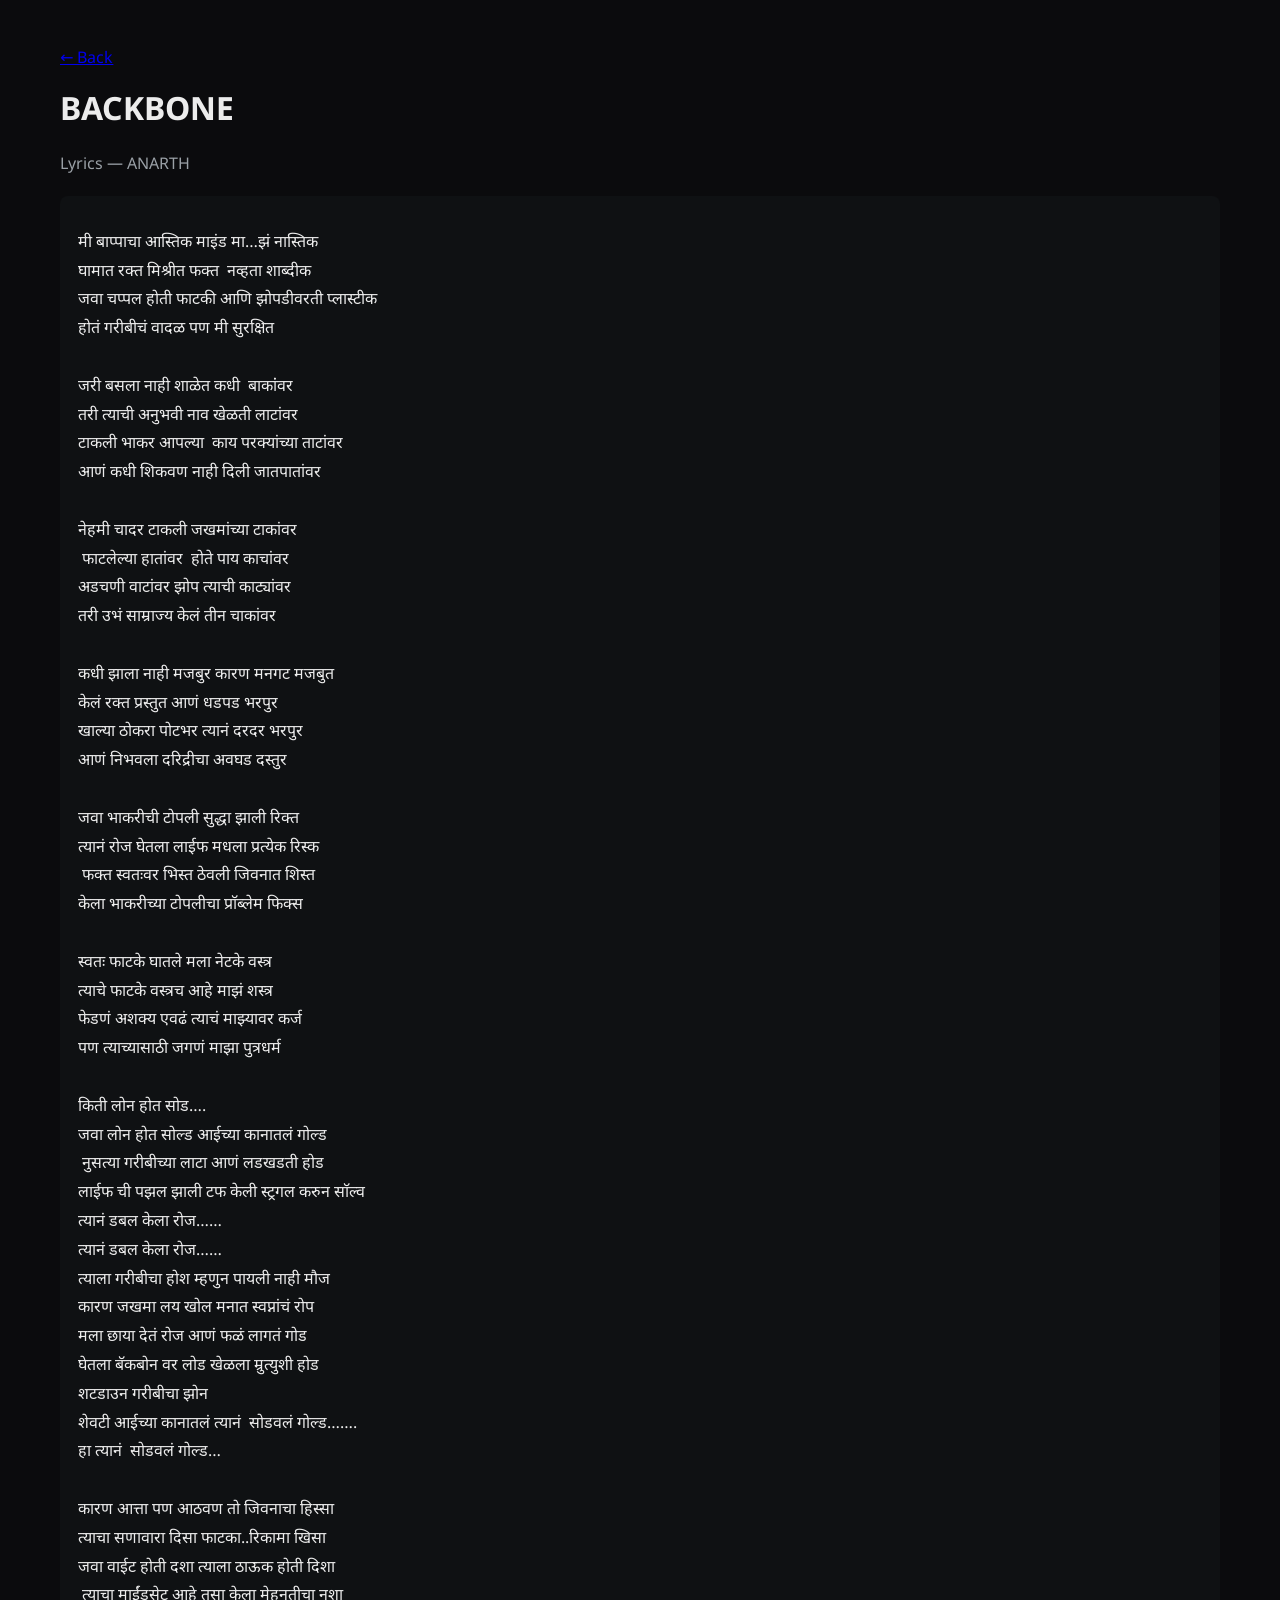
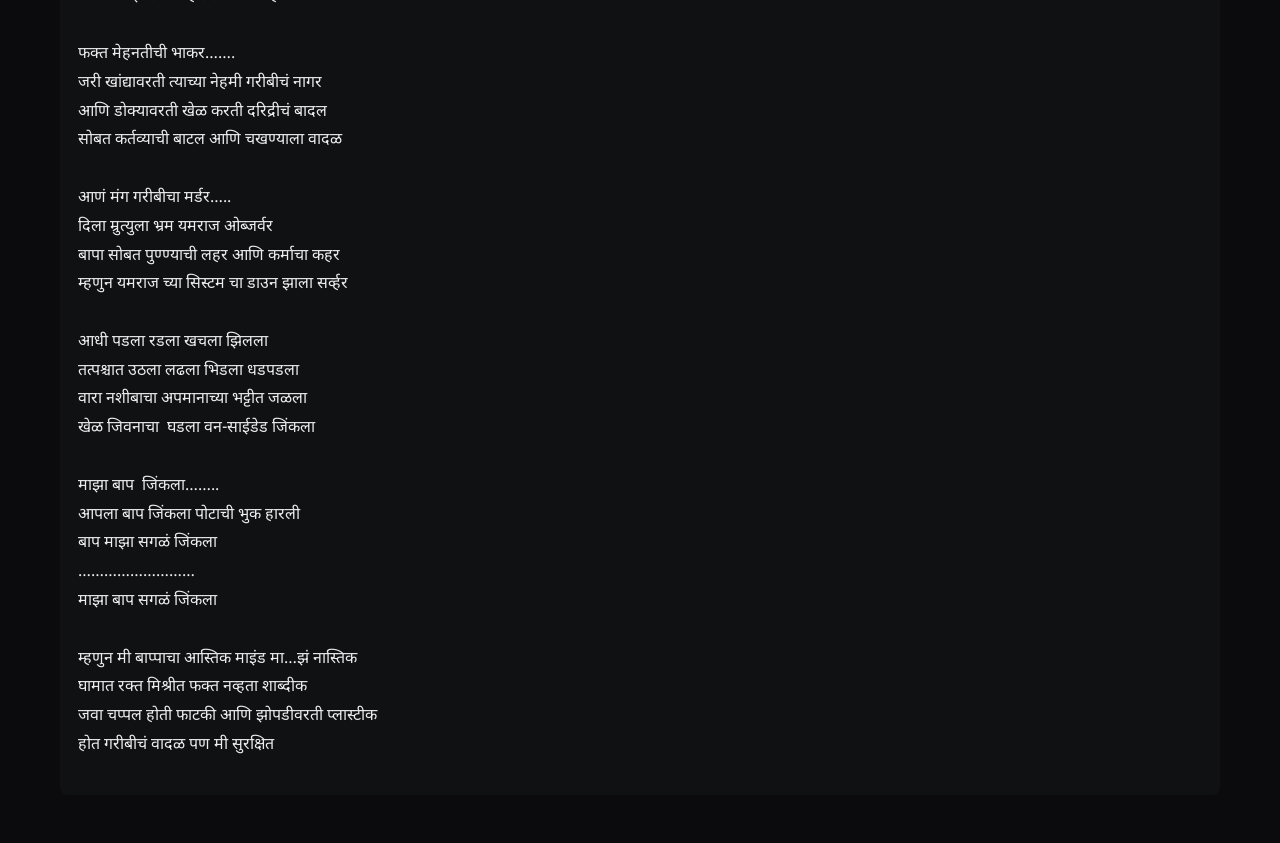
<file: site/lyrics/backbone.html>
<!doctype html>
<html lang="en">
<head>
  <meta charset="utf-8" />
  <meta name="viewport" content="width=device-width,initial-scale=1" />
  <title>BACKBONE — Lyrics — ANARTH</title>
  <link href="https://fonts.googleapis.com/css2?family=Space+Grotesk:wght@400;600;700&family=Noto+Sans+Devanagari:wght@400;700&display=swap" rel="stylesheet">
  <link rel="stylesheet" href="../styles.css">
</head>
<body>
  <div class="container" style="padding:48px 20px;">
    <a href="../index.html">← Back</a>
    <h1>BACKBONE</h1>
    <p class="muted">Lyrics — ANARTH</p>
    <article style="background:var(--surface);padding:18px;border-radius:8px;margin-top:20px;">
<pre style="white-space:pre-wrap;font-family:'Noto Sans Devanagari',sans-serif;line-height:1.8;color:var(--text);">मी बाप्पाचा आस्तिक माइंड मा…झं नास्तिक
घामात रक्त मिश्रीत फक्त  नव्हता शाब्दीक
जवा चप्पल होती फाटकी आणि झोपडीवरती प्लास्टीक
होतं गरीबीचं वादळ पण मी सुरक्षित 

जरी बसला नाही शाळेत कधी  बाकांंवर
तरी त्याची अनुभवी नाव खेळती लाटांवर
टाकली भाकर आपल्या  काय परक्यांच्या ताटांवर 
आणं कधी शिकवण नाही दिली जातपातांवर

नेहमी चादर टाकली जखमांच्या टाकांवर
 फाटलेल्या हातांवर  होते पाय काचांवर
अडचणी वाटांवर झोप त्याची काट्यांवर
तरी उभं साम्राज्य केलं तीन चाकांवर

कधी झाला नाही मजबुर कारण मनगट मजबुत
केलं रक्त प्रस्तुत आणं धडपड भरपुर
खाल्या ठोकरा पोटभर त्यानं दरदर भरपुर
आणं निभवला दरिद्रीचा अवघड दस्तुर

जवा भाकरीची टोपली सुद्धा झाली रिक्त
त्यानं रोज घेतला लाईफ मधला प्रत्येक रिस्क
 फक्त स्वतःवर भिस्त ठेवली जिवनात शिस्त
केला भाकरीच्या टोपलीचा प्राॅब्लेम फिक्स

स्वतः फाटके घातले मला नेटके वस्त्र
त्याचे फाटके वस्त्रच आहे माझं शस्त्र
फेडणं अशक्य एवढं त्याचं माझ्यावर कर्ज
पण त्याच्यासाठी जगणं माझा पुत्रधर्म

किती लोन होत सोड….
जवा लोन होत सोल्ड आईच्या कानातलं गोल्ड
 नुसत्या गरीबीच्या लाटा आणं लडखडती होड
लाईफ ची पझल झाली टफ केली स्ट्रगल करुन साॅल्व
त्यानं डबल केला रोज……
त्यानं डबल केला रोज……
त्याला गरीबीचा होश म्हणुन पायली नाही मौज
कारण जखमा लय खोल मनात स्वप्नांचं रोप 
मला छाया देतं रोज आणं फळं लागतं गोड 
घेतला बॅकबोन वर लोड खेळला म्रुत्युशी होड
शटडाउन गरीबीचा झोन
शेवटी आईच्या कानातलं त्यानं  सोडवलं गोल्ड…….
हा त्यानं  सोडवलं गोल्ड…

कारण आत्ता पण आठवण तो जिवनाचा हिस्सा
त्याचा सणावारा दिसा फाटका..रिकामा खिसा
जवा वाईट होती दशा त्याला ठाऊक होती दिशा
 त्याचा माईंडसेट आहे तसा केला मेहनतीचा नशा

फक्त मेहनतीची भाकर…….
जरी खांद्यावरती त्याच्या नेहमी गरीबीचं नागर
आणि डोक्यावरती खेळ करती दरिद्रीचं बादल
सोबत कर्तव्याची बाटल आणि चखण्याला वादळ

आणं मंग गरीबीचा मर्डर…..
दिला म्रुत्युला भ्रम यमराज ओब्जर्वर
बापा सोबत पुण्ण्याची लहर आणि कर्माचा कहर 
म्हणुन यमराज च्या सिस्टम चा डाउन झाला सर्व्हर

आधी पडला रडला खचला झिलला
तत्पश्चात उठला लढला भिडला धडपडला
वारा नशीबाचा अपमानाच्या भट्टीत जळला
खेळ जिवनाचा  घडला वन-साईडेड जिंकला

माझा बाप  जिंकला……..
आपला बाप जिंकला पोटाची भुक हारली 
बाप माझा सगळं जिंकला
………………………
माझा बाप सगळं जिंकला

म्हणुन मी बाप्पाचा आस्तिक माइंड मा…झं नास्तिक
घामात रक्त मिश्रीत फक्त नव्हता शाब्दीक
जवा चप्पल होती फाटकी आणि झोपडीवरती प्लास्टीक
होत गरीबीचं वादळ पण मी सुरक्षित </pre>
    </article>
  </div>
</body>
</html>
</file>
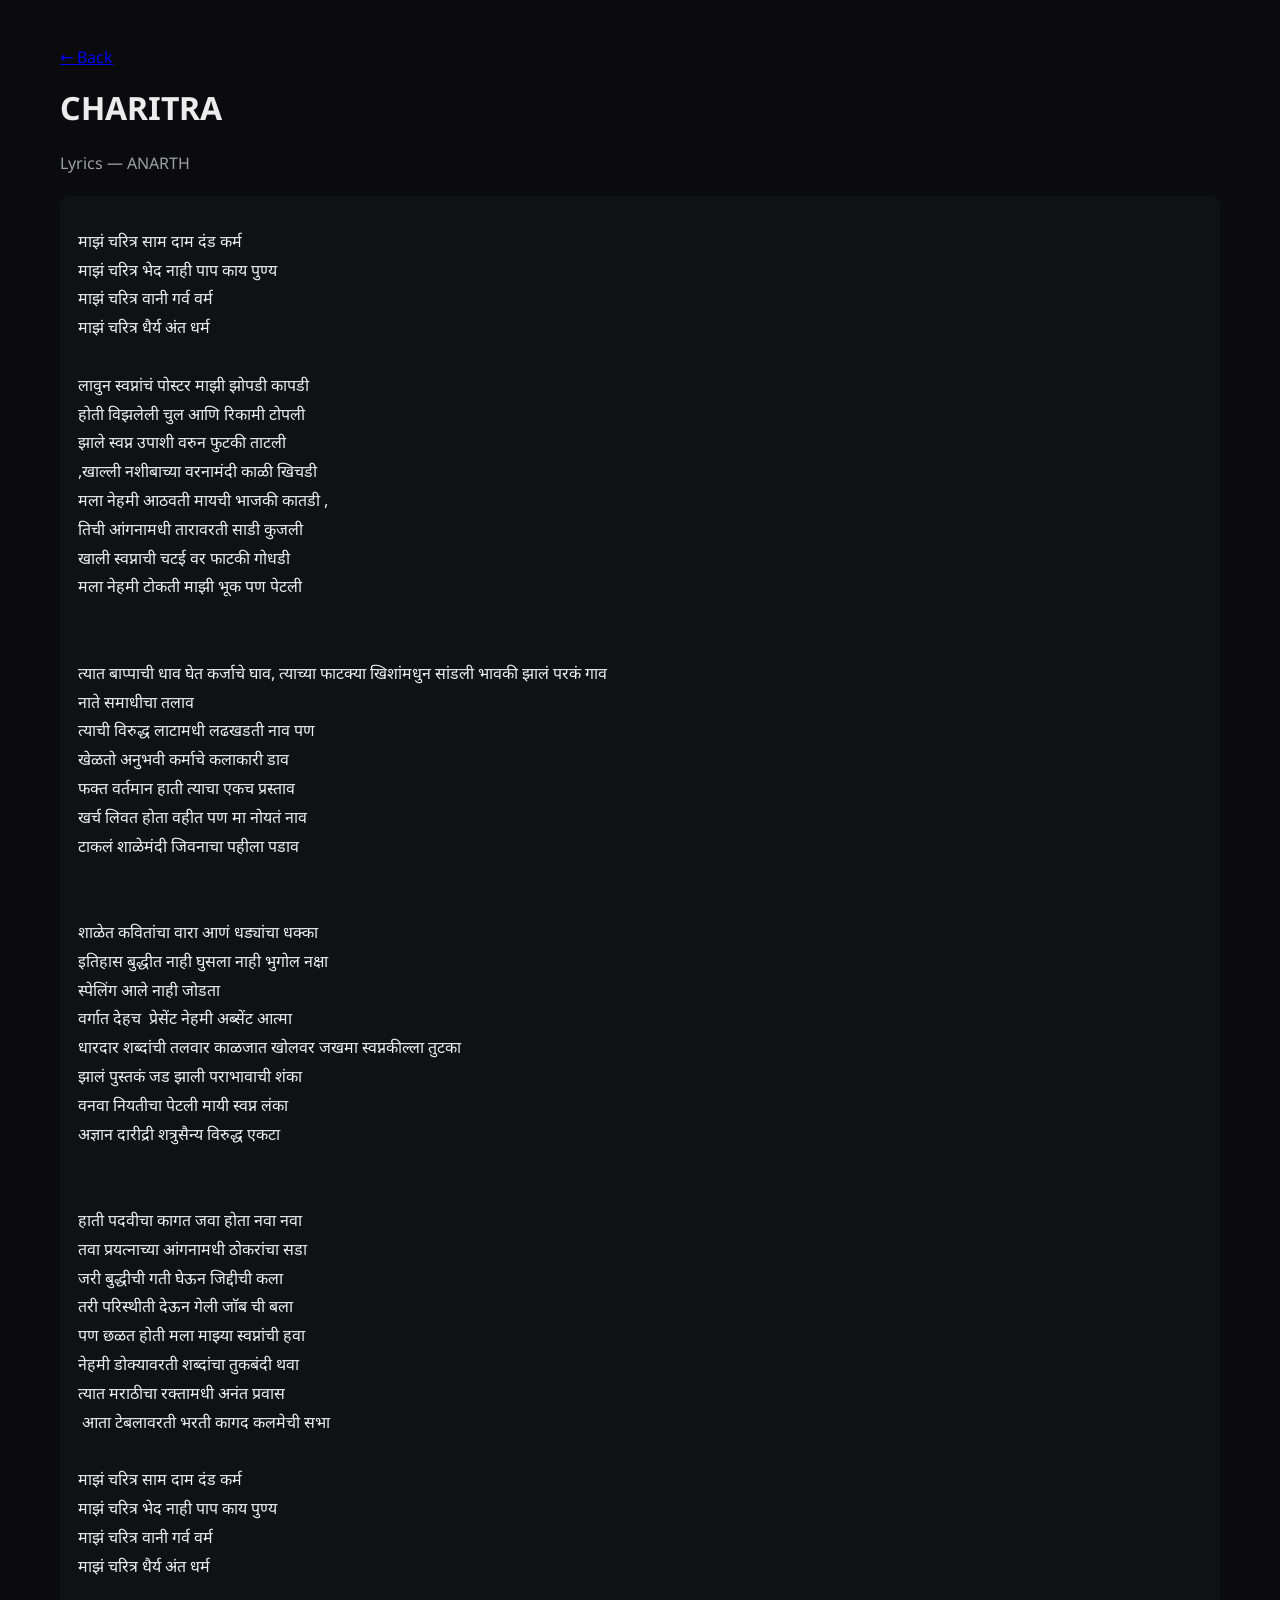
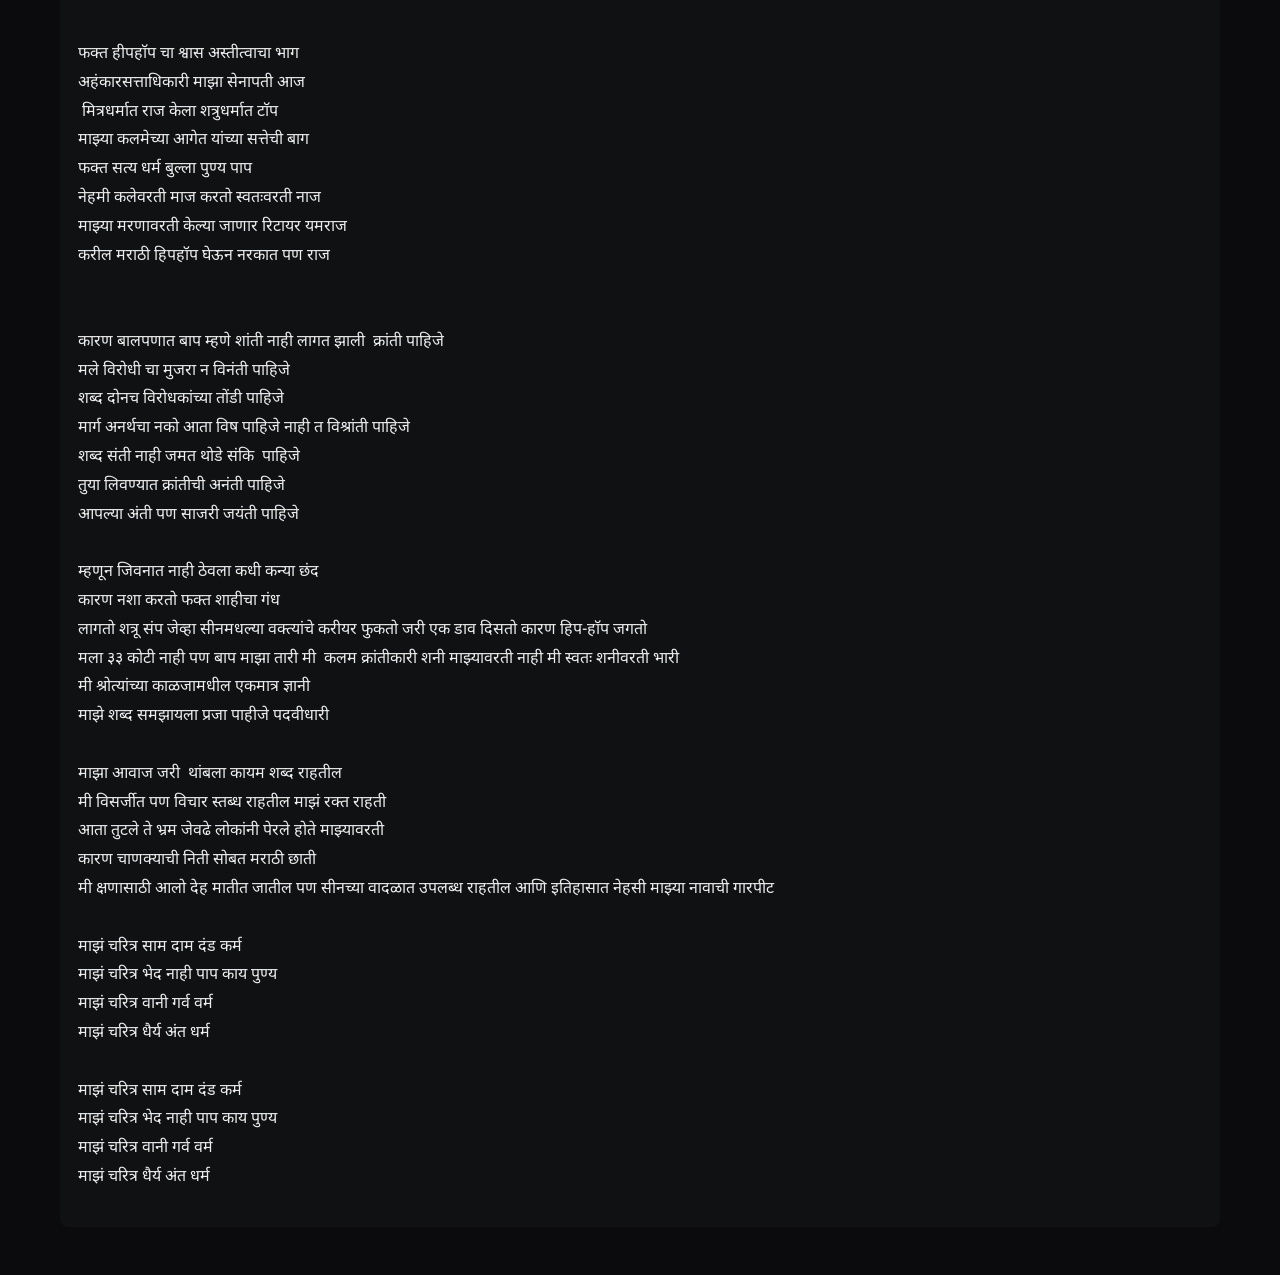
<file: site/lyrics/charitra.html>
<!doctype html>
<html lang="en">
<head>
  <meta charset="utf-8" />
  <meta name="viewport" content="width=device-width,initial-scale=1" />
  <title>CHARITRA — Lyrics — ANARTH</title>
  <link href="https://fonts.googleapis.com/css2?family=Space+Grotesk:wght@400;600;700&family=Noto+Sans+Devanagari:wght@400;700&display=swap" rel="stylesheet">
  <link rel="stylesheet" href="../styles.css">
</head>
<body>
  <div class="container" style="padding:48px 20px;">
    <a href="../index.html">← Back</a>
    <h1>CHARITRA</h1>
    <p class="muted">Lyrics — ANARTH</p>
    <article style="background:var(--surface);padding:18px;border-radius:8px;margin-top:20px;">
<pre style="white-space:pre-wrap;font-family:'Noto Sans Devanagari',sans-serif;line-height:1.8;color:var(--text);">माझं चरित्र साम दाम दंड कर्म
माझं चरित्र भेद नाही पाप काय पुण्य
माझं चरित्र वानी गर्व वर्म
माझं चरित्र धैर्य अंत धर्म

लावुन स्वप्नांचं पोस्टर माझी झोपडी कापडी
होती विझलेली चुल आणि रिकामी टोपली
झाले स्वप्न उपाशी वरुन फुटकी ताटली
,खाल्ली नशीबाच्या वरनामंदी काळी खिचडी
मला नेहमी आठवती मायची भाजकी कातडी ,
तिची आंगनामधी तारावरती साडी कुजली
खाली स्वप्नाची चटई वर फाटकी गोधडी 
मला नेहमी टोकती माझी भूक पण पेटली 


त्यात बाप्पाची धाव घेत कर्जाचे घाव, त्याच्या फाटक्या खिशांमधुन सांडली भावकी झालं परकं गाव 
नाते समाधीचा तलाव
त्याची विरुद्ध लाटामधी लढखडती नाव पण
खेळतो अनुभवी कर्माचे कलाकारी डाव 
फक्त वर्तमान हाती त्याचा एकच प्रस्ताव
खर्च लिवत होता वहीत पण मा नोयतं नाव
टाकलं शाळेमंदी जिवनाचा पहीला पडाव


शाळेत कवितांचा वारा आणं धड्यांचा धक्का
इतिहास बुद्धीत नाही घुसला नाही भुगोल नक्षा
स्पेलिंग आले नाही जोडता
वर्गात देहच  प्रेसेंट नेहमी अब्सेंट आत्मा
धारदार शब्दांची तलवार काळजात खोलवर जखमा स्वप्नकील्ला तुटका
झालं पुस्तकं जड झाली पराभावाची शंका 
वनवा नियतीचा पेटली मायी स्वप्न लंका
अज्ञान दारीद्री शत्रुसैन्य विरुद्ध एकटा


हाती पदवीचा कागत जवा होता नवा नवा
तवा प्रयत्नाच्या आंगनामधी ठोकरांचा सडा
जरी बुद्धीची गती घेऊन जिद्दीची कला
तरी परिस्थीती देऊन गेली जाॅब ची बला
पण छळत होती मला माझ्या स्वप्नांची हवा
नेहमी डोक्यावरती शब्दांचा तुकबंदी थवा
त्यात मराठीचा रक्तामधी अनंत प्रवास  
 आता टेबलावरती भरती कागद कलमेची सभा

माझं चरित्र साम दाम दंड कर्म
माझं चरित्र भेद नाही पाप काय पुण्य
माझं चरित्र वानी गर्व वर्म
माझं चरित्र धैर्य अंत धर्म


फक्त हीपहाॅप चा श्वास अस्तीत्वाचा भाग
अहंकारसत्ताधिकारी माझा सेनापती आज
 मित्रधर्मात राज केला शत्रुधर्मात टाॅप  
माझ्या कलमेच्या आगेत यांच्या सत्तेची बाग
फक्त सत्य धर्म बुल्ला पुण्य पाप
नेहमी कलेवरती माज करतो स्वतःवरती नाज
माझ्या मरणावरती केल्या जाणार रिटायर यमराज
करील मराठी हिपहॉप घेऊन नरकात पण राज


कारण बालपणात बाप म्हणे शांती नाही लागत झाली  क्रांती पाहिजे 
मले विरोधी चा मुजरा न विनंती पाहिजे 
शब्द दोनच विरोधकांच्या तोंडी पाहिजे 
मार्ग अनर्थचा नको आता विष पाहिजे नाही त विश्रांती पाहिजे 
शब्द संती नाही जमत थोडे संकि  पाहिजे 
तुया लिवण्यात क्रांतीची अनंती पाहिजे
आपल्या अंती पण साजरी जयंती पाहिजे 

म्हणून जिवनात नाही ठेवला कधी कन्या छंद
कारण नशा करतो फक्त शाहीचा गंध
लागतो शत्रू संप जेव्हा सीनमधल्या वक्त्यांचे करीयर फुकतो जरी एक डाव दिसतो कारण हिप-हाॅप जगतो
मला ३३ कोटी नाही पण बाप माझा तारी मी  कलम क्रांतीकारी शनी माझ्यावरती नाही मी स्वतः शनीवरती भारी
मी श्रोत्यांच्या काळजामधील एकमात्र ज्ञानी
माझे शब्द समझायला प्रजा पाहीजे पदवीधारी

माझा आवाज जरी  थांबला कायम शब्द राहतील 
मी विसर्जीत पण विचार स्तब्ध राहतील माझं रक्त राहती
आता तुटले ते भ्रम जेवढे लोकांनी पेरले होते माझ्यावरती
कारण चाणक्याची निती सोबत मराठी छाती
मी क्षणासाठी आलो देह मातीत जातील पण सीनच्या वादळात उपलब्ध राहतील आणि इतिहासात नेहसी माझ्या नावाची गारपीट

माझं चरित्र साम दाम दंड कर्म
माझं चरित्र भेद नाही पाप काय पुण्य
माझं चरित्र वानी गर्व वर्म
माझं चरित्र धैर्य अंत धर्म

माझं चरित्र साम दाम दंड कर्म
माझं चरित्र भेद नाही पाप काय पुण्य
माझं चरित्र वानी गर्व वर्म
माझं चरित्र धैर्य अंत धर्म</pre>
    </article>
  </div>
</body>
</html>
</file>
<file: styles.css>
:root{
  --bg:#0b0b0d;
  --surface:#0f1113;
  --muted:#9aa0a6;
  --text:#ececec;
  --accent:#ff6b6b;
  --glass: rgba(255,255,255,0.04);
  --radius:8px;
  --max-width:1200px;
  --gap:24px;
}
*{box-sizing:border-box}
html,body{height:100%;margin:0;font-family:'Noto Sans Devanagari', system-ui, -apple-system, 'Segoe UI', Roboto, 'Helvetica Neue', Arial;background:var(--bg);color:var(--text);-webkit-font-smoothing:antialiased}
.skip-link{position:fixed;left:12px;top:12px;background:#111;padding:10px 14px;border-radius:6px;color:white;z-index:300;transform:translateY(-120%);transition:transform .2s ease;font-weight:600;font-size:14px;text-decoration:none;white-space:nowrap}
.skip-link:focus{transform:translateY(0);outline:3px solid rgba(255,107,107,0.3);outline-offset:2px}
.container{max-width:var(--max-width);margin:0 auto;padding:0 20px}
.grid{display:grid}
.two-col{grid-template-columns:1fr 1fr;gap:32px;align-items:start}
.site-header{position:fixed;inset:0 0 auto 0;z-index:60;background:linear-gradient(180deg,rgba(0,0,0,0.6),transparent)}
.header-inner{display:flex;align-items:center;justify-content:space-between;padding:18px 0}
.logo{height:88px;transition:transform .25s ease;display:inline-block;vertical-align:middle}
.brand-text{display:inline-block;font-family:'Space Grotesk',sans-serif;font-weight:700;font-size:24px;margin-left:8px;color:var(--text);letter-spacing:2px}
.brand .brand-text{font-size:28px}

/* Live logo animation */
.logo-live{height:160px;display:block;margin:0 auto;filter:drop-shadow(0 10px 18px rgba(0,0,0,0.6));animation:logo-pulse 4s ease-in-out infinite}
@keyframes logo-pulse{
  0%{transform:scale(1) translateY(0);filter:drop-shadow(0 8px 12px rgba(255,80,80,0.02))}
  50%{transform:scale(1.02) translateY(-4px);filter:drop-shadow(0 18px 28px rgba(255,80,80,0.12))}
  100%{transform:scale(1) translateY(0);filter:drop-shadow(0 8px 12px rgba(255,80,80,0.02))}
}

/* subtle flicker/glow overlay */
.logo-live::after{content:"";display:block;margin-top:-160px;margin-left:auto;margin-right:auto;width:64%;height:64%;pointer-events:none;mix-blend-mode:screen;opacity:.18;animation:logo-glow 3.6s linear infinite}
@keyframes logo-glow{
  0%{opacity:.1;transform:scale(1)}
  30%{opacity:.32;transform:scale(1.05)}
  60%{opacity:.08;transform:scale(0.96)}
  100%{opacity:.1;transform:scale(1)}
}
.nav{display:flex;gap:18px}
.nav a{color:var(--text);text-decoration:none;font-weight:600;letter-spacing:0.6px}
.menu-btn{display:none;background:none;border:0;color:var(--text);font-size:22px}

.hero{position:relative;height:70vh;min-height:520px;display:flex;align-items:center;overflow:hidden;width:100vw;left:50%;right:50%;margin-left:-50vw;margin-right:-50vw}
/* Force the video to fully cover and crop where needed (no side gutters) */
.hero-video{position:absolute;top:50%;left:50%;transform:translate(-50%,-50%);min-width:100%;min-height:100%;width:auto;height:auto;object-fit:cover;object-position:center center;filter:contrast(.9) saturate(.95)}
.hero-overlay{position:absolute;inset:0;background:linear-gradient(180deg,rgba(6,6,6,0.45),rgba(6,6,6,0.65))}
.hero-content{position:relative;z-index:2;padding:40px 0}
.display{font-family:'Space Grotesk',sans-serif;font-size:clamp(40px,8vw,96px);margin:0;letter-spacing:2px}
.tagline{color:var(--muted);margin:8px 0 20px;font-size:18px}
.hero-ctas{display:flex;gap:12px}
.btn{display:inline-block;padding:10px 16px;border-radius:8px;background:transparent;border:1px solid rgba(255,255,255,0.08);color:var(--text);text-decoration:none}
.btn.primary{background:linear-gradient(90deg,var(--accent),#ff9a9a);color:#111;border:0}

/* Focus styles for keyboard users */
a:focus, button:focus, .video-card:focus{outline:3px solid rgba(255,107,107,0.18);outline-offset:3px}
button{cursor:pointer}

.section{padding:72px 0}
.about .grid{display:grid;grid-template-columns:1fr 1fr;gap:32px;align-items:center}
.about-media img{width:100%;max-width:520px;border-radius:8px;display:block}
.lead{font-size:18px;color:var(--text);line-height:1.6}
.muted{color:var(--muted)}

.music-grid{display:grid;grid-template-columns:repeat(auto-fit,minmax(260px,1fr));gap:20px}
.release{display:flex;gap:12px;background:var(--glass);padding:12px;border-radius:10px;align-items:center;position:relative}
.release img{width:120px;height:120px;object-fit:cover;border-radius:6px}
.release-body h3{margin:0}
.release-ctas{margin-top:10px;display:flex;gap:10px;flex-wrap:wrap}

/* Upcoming track styling */
.release-upcoming{opacity:0.75;background:rgba(255,107,107,0.08)}
.release-upcoming .upcoming-badge{position:absolute;top:12px;right:12px;background:linear-gradient(90deg,var(--accent),#ff9a9a);color:#111;padding:6px 12px;border-radius:20px;font-size:12px;font-weight:700;letter-spacing:0.5px;z-index:10}

/* Lyrics section */
.lyrics-buttons{display:flex;gap:12px;flex-wrap:wrap;margin-top:20px}
.lyrics-btn-track{background:transparent;border:2px solid rgba(255,255,255,0.12);color:var(--text);padding:12px 20px;border-radius:8px;font-weight:600;font-size:14px;cursor:pointer;transition:all .25s}
.lyrics-btn-track:hover:not(:disabled){background:var(--surface);border-color:var(--accent);transform:translateY(-2px)}
.lyrics-btn-track:focus{outline:3px solid rgba(255,107,107,0.18);outline-offset:2px}
.lyrics-btn-track:disabled{opacity:0.5;cursor:not-allowed}
.lyrics-btn-coming::after{content:" — COMING SOON";font-size:12px;color:var(--muted);font-weight:400;letter-spacing:0.3px}

/* Lyrics Modal */
.lyrics-modal{position:fixed;inset:0;background:rgba(2,2,2,0.9);display:none;align-items:center;justify-content:center;padding:20px;z-index:250;opacity:0;transition:opacity .3s ease}
.lyrics-modal[aria-hidden="false"]{display:flex;opacity:1}
.lyrics-modal-content{width:100%;max-width:700px;max-height:80vh;background:var(--surface);border-radius:12px;display:flex;flex-direction:column;box-shadow:0 20px 60px rgba(0,0,0,0.8)}
.lyrics-modal-header{display:flex;align-items:center;justify-content:space-between;padding:20px 24px;border-bottom:1px solid rgba(255,255,255,0.06)}
.lyrics-modal-header h3{margin:0;font-size:20px;font-family:'Space Grotesk',sans-serif;font-weight:700;letter-spacing:1px}
.lyrics-modal-close{background:transparent;border:0;color:var(--text);font-size:24px;cursor:pointer;padding:4px;transition:all .2s}
.lyrics-modal-close:hover{color:var(--accent);transform:scale(1.15)}
.lyrics-modal-close:focus{outline:3px solid rgba(255,107,107,0.18);outline-offset:2px}
.lyrics-modal-body{flex:1;overflow-y:auto;padding:24px;font-family:'Noto Sans Devanagari',sans-serif;line-height:2;color:var(--text);white-space:pre-wrap;word-break:break-word;font-size:15px}

.video-grid{display:grid;grid-template-columns:repeat(2,1fr);gap:18px;width:100%}
.video-card{position:relative;background:var(--surface);border-radius:8px;overflow:hidden;padding-bottom:56.25%;cursor:pointer}
.video-card img{position:absolute;inset:0;width:100%;height:100%;object-fit:cover}
.video-card .play-btn{position:absolute;left:50%;top:50%;transform:translate(-50%,-50%);background:rgba(0,0,0,0.6);color:white;border:0;padding:14px;border-radius:50%;cursor:pointer;transition:all .2s}
.video-card .play-btn:hover{background:rgba(0,0,0,0.8);transform:translate(-50%,-50%) scale(1.1)}
.video-card h4{position:absolute;left:12px;bottom:10px;margin:0;color:white;font-size:14px;font-weight:600}

/* Upcoming video card */
.video-card-upcoming{opacity:1;cursor:default}
.video-card-upcoming .upcoming-badge-small{position:absolute;top:12px;right:12px;background:linear-gradient(90deg,var(--accent),#ff9a9a);color:#111;padding:5px 10px;border-radius:18px;font-size:11px;font-weight:700;letter-spacing:0.4px;z-index:10}

/* YouTube Player Container - Responsive 16:9 */
.youtube-player-container{position:relative;width:100%;padding-bottom:56.25%;height:0;overflow:hidden;border-radius:10px;background:var(--bg);box-shadow:0 10px 40px rgba(0,0,0,0.6)}
.youtube-iframe{position:absolute;top:0;left:0;width:100%;height:100%;border:0;border-radius:10px}

/* YouTube Player Error Fallback */
.youtube-player-error{width:100%;height:100%;min-height:400px;display:flex;align-items:center;justify-content:center;background:linear-gradient(135deg,var(--surface),var(--bg));border-radius:10px;padding:40px 20px}
.youtube-error-content{text-align:center;max-width:500px}
.youtube-error-content p{font-size:18px;color:var(--text);margin:0 0 20px 0;font-weight:600}
.youtube-error-content .btn{display:inline-block;background:linear-gradient(90deg,var(--accent),#ff9a9a);color:#111;border:0;padding:12px 28px;border-radius:8px;font-weight:600;text-decoration:none;cursor:pointer;transition:all .2s}
.youtube-error-content .btn:hover{transform:translateY(-2px);box-shadow:0 8px 24px rgba(255,107,107,0.3)}

.masonry{display:grid;grid-template-columns:repeat(auto-fit,minmax(140px,1fr));gap:8px}
.masonry img{width:100%;height:220px;object-fit:cover;border-radius:6px;cursor:pointer}

.site-footer{border-top:1px solid rgba(255,255,255,0.03);padding:18px 0;background:transparent}
.footer-inner{display:flex;justify-content:space-between;align-items:center}

.press-list{margin-top:12px;padding:12px;background:rgba(255,255,255,0.02);border-radius:8px}
.press-actions{margin-top:14px}
.press-actions .btn{margin-top:6px}

/* Social Links / Artist Profiles */
.socials{display:flex;gap:16px;align-items:center;margin-top:12px;flex-wrap:wrap}
.social-link{display:inline-flex;align-items:center;justify-content:center;width:40px;height:40px;border-radius:50%;transition:all .3s ease;background:var(--surface);border:1px solid rgba(255,255,255,0.08);position:relative}
.social-link:focus{outline:3px solid rgba(255,107,107,0.18);outline-offset:2px}

/* Brand Colors */
.social-link.instagram{color:#e1306c}
.social-link.instagram:hover{background:#e1306c;color:white;transform:scale(1.1);box-shadow:0 8px 24px rgba(225,48,108,0.3)}

.social-link.youtube{color:#ff0000}
.social-link.youtube:hover{background:#ff0000;color:white;transform:scale(1.1);box-shadow:0 8px 24px rgba(255,0,0,0.3)}

.social-link.facebook{color:#1877f2}
.social-link.facebook:hover{background:#1877f2;color:white;transform:scale(1.1);box-shadow:0 8px 24px rgba(24,119,242,0.3)}

.social-link.spotify{color:#1db954}
.social-link.spotify:hover{background:#1db954;color:white;transform:scale(1.1);box-shadow:0 8px 24px rgba(29,185,84,0.3)}

.social-link.apple{color:#555555}
.social-link.apple:hover{background:#555555;color:white;transform:scale(1.1);box-shadow:0 8px 24px rgba(85,85,85,0.3)}

.modal{position:fixed;inset:0;background:rgba(2,2,2,0.85);display:none;align-items:center;justify-content:center;padding:20px;z-index:200}
.modal[aria-hidden="false"]{display:flex}
.modal-inner{width:100%;max-width:1000px}
.modal-media{background:transparent}
.modal-close{position:absolute;right:24px;top:24px;background:transparent;border:0;color:white;font-size:20px;cursor:pointer;padding:8px;transition:all .2s;z-index:10}
.modal-close:hover{color:var(--accent);transform:scale(1.2)}
.modal-close:focus{outline:3px solid rgba(255,107,107,0.18);outline-offset:2px}

@media (max-width:900px){
  .nav{display:none}
  .menu-btn{display:block}
  .about .grid{grid-template-columns:1fr}
  .two-col{grid-template-columns:1fr;gap:20px}
  .hero{height:56vh;min-height:360px}
  .display{font-size:clamp(34px,10vw,52px)}
  .lyrics-buttons{gap:10px}
  .lyrics-btn-track{padding:10px 16px;font-size:13px}
  .video-grid{grid-template-columns:1fr;max-width:100%}
  .lyrics-modal-content{max-height:90vh}
  .socials{gap:12px}
}

@media (max-width:600px){
  .video-grid{grid-template-columns:1fr}
}

@media (prefers-reduced-motion:reduce){
  .hero-video, .modal-media iframe{animation:none;transition:none}
}
</file>
<file: site/styles.css>
:root{
  --bg:#0b0b0d;
  --surface:#0f1113;
  --muted:#9aa0a6;
  --text:#ececec;
  --accent:#ff6b6b;
  --glass: rgba(255,255,255,0.04);
  --radius:8px;
  --max-width:1200px;
  --gap:24px;
}
*{box-sizing:border-box}
html,body{height:100%;margin:0;font-family:'Noto Sans Devanagari', system-ui, -apple-system, 'Segoe UI', Roboto, 'Helvetica Neue', Arial;background:var(--bg);color:var(--text);-webkit-font-smoothing:antialiased}
.skip-link{position:fixed;left:12px;top:12px;background:#111;padding:10px 14px;border-radius:6px;color:white;z-index:300;transform:translateY(-120%);transition:transform .2s ease;font-weight:600;font-size:14px;text-decoration:none;white-space:nowrap}
.skip-link:focus{transform:translateY(0);outline:3px solid rgba(255,107,107,0.3);outline-offset:2px}
.container{max-width:var(--max-width);margin:0 auto;padding:0 20px}
.grid{display:grid}
.two-col{grid-template-columns:1fr 1fr;gap:32px;align-items:start}
.site-header{position:fixed;inset:0 0 auto 0;z-index:60;background:linear-gradient(180deg,rgba(0,0,0,0.6),transparent)}
.header-inner{display:flex;align-items:center;justify-content:space-between;padding:18px 0}
.logo{height:88px;transition:transform .25s ease;display:inline-block;vertical-align:middle}
.brand-text{display:inline-block;font-family:'Space Grotesk',sans-serif;font-weight:700;font-size:24px;margin-left:8px;color:var(--text);letter-spacing:2px}
.brand .brand-text{font-size:28px}

/* Live logo animation */
.logo-live{height:160px;display:block;margin:0 auto;filter:drop-shadow(0 10px 18px rgba(0,0,0,0.6));animation:logo-pulse 4s ease-in-out infinite}
@keyframes logo-pulse{
  0%{transform:scale(1) translateY(0);filter:drop-shadow(0 8px 12px rgba(255,80,80,0.02))}
  50%{transform:scale(1.02) translateY(-4px);filter:drop-shadow(0 18px 28px rgba(255,80,80,0.12))}
  100%{transform:scale(1) translateY(0);filter:drop-shadow(0 8px 12px rgba(255,80,80,0.02))}
}

/* subtle flicker/glow overlay */
.logo-live::after{content:"";display:block;margin-top:-160px;margin-left:auto;margin-right:auto;width:64%;height:64%;pointer-events:none;mix-blend-mode:screen;opacity:.18;animation:logo-glow 3.6s linear infinite}
@keyframes logo-glow{
  0%{opacity:.1;transform:scale(1)}
  30%{opacity:.32;transform:scale(1.05)}
  60%{opacity:.08;transform:scale(0.96)}
  100%{opacity:.1;transform:scale(1)}
}
.nav{display:flex;gap:18px}
.nav a{color:var(--text);text-decoration:none;font-weight:600;letter-spacing:0.6px}
.menu-btn{display:none;background:none;border:0;color:var(--text);font-size:22px}

.hero{position:relative;height:70vh;min-height:520px;display:flex;align-items:center;overflow:hidden;width:100vw;left:50%;right:50%;margin-left:-50vw;margin-right:-50vw}
/* Force the video to fully cover and crop where needed (no side gutters) */
.hero-video{position:absolute;top:50%;left:50%;transform:translate(-50%,-50%);min-width:100%;min-height:100%;width:auto;height:auto;object-fit:cover;object-position:center center;filter:contrast(.9) saturate(.95)}
.hero-overlay{position:absolute;inset:0;background:linear-gradient(180deg,rgba(6,6,6,0.45),rgba(6,6,6,0.65))}
.hero-content{position:relative;z-index:2;padding:40px 0}
.display{font-family:'Space Grotesk',sans-serif;font-size:clamp(40px,8vw,96px);margin:0;letter-spacing:2px}
.tagline{color:var(--muted);margin:8px 0 20px;font-size:18px}
.hero-ctas{display:flex;gap:12px}
.btn{display:inline-block;padding:10px 16px;border-radius:8px;background:transparent;border:1px solid rgba(255,255,255,0.08);color:var(--text);text-decoration:none}
.btn.primary{background:linear-gradient(90deg,var(--accent),#ff9a9a);color:#111;border:0}

/* Focus styles for keyboard users */
a:focus, button:focus, .video-card:focus{outline:3px solid rgba(255,107,107,0.18);outline-offset:3px}
button{cursor:pointer}

.section{padding:72px 0}
.about .grid{display:grid;grid-template-columns:1fr 1fr;gap:32px;align-items:center}
.about-media img{width:100%;max-width:520px;border-radius:8px;display:block}
.lead{font-size:18px;color:var(--text);line-height:1.6}
.muted{color:var(--muted)}

.music-grid{display:grid;grid-template-columns:repeat(auto-fit,minmax(260px,1fr));gap:20px}
.release{display:flex;gap:12px;background:var(--glass);padding:12px;border-radius:10px;align-items:center;position:relative}
.release img{width:120px;height:120px;object-fit:cover;border-radius:6px}
.release-body h3{margin:0}
.release-ctas{margin-top:10px;display:flex;gap:10px;flex-wrap:wrap}

/* Upcoming track styling */
.release-upcoming{opacity:0.75;background:rgba(255,107,107,0.08)}
.release-upcoming .upcoming-badge{position:absolute;top:12px;right:12px;background:linear-gradient(90deg,var(--accent),#ff9a9a);color:#111;padding:6px 12px;border-radius:20px;font-size:12px;font-weight:700;letter-spacing:0.5px;z-index:10}

/* Lyrics section */
.lyrics-buttons{display:flex;gap:12px;flex-wrap:wrap;margin-top:20px}
.lyrics-btn-track{background:transparent;border:2px solid rgba(255,255,255,0.12);color:var(--text);padding:12px 20px;border-radius:8px;font-weight:600;font-size:14px;cursor:pointer;transition:all .25s}
.lyrics-btn-track:hover:not(:disabled){background:var(--surface);border-color:var(--accent);transform:translateY(-2px)}
.lyrics-btn-track:focus{outline:3px solid rgba(255,107,107,0.18);outline-offset:2px}
.lyrics-btn-track:disabled{opacity:0.5;cursor:not-allowed}
.lyrics-btn-coming::after{content:" — COMING SOON";font-size:12px;color:var(--muted);font-weight:400;letter-spacing:0.3px}

/* Lyrics Modal */
.lyrics-modal{position:fixed;inset:0;background:rgba(2,2,2,0.9);display:none;align-items:center;justify-content:center;padding:20px;z-index:250;opacity:0;transition:opacity .3s ease}
.lyrics-modal[aria-hidden="false"]{display:flex;opacity:1}
.lyrics-modal-content{width:100%;max-width:700px;max-height:80vh;background:var(--surface);border-radius:12px;display:flex;flex-direction:column;box-shadow:0 20px 60px rgba(0,0,0,0.8)}
.lyrics-modal-header{display:flex;align-items:center;justify-content:space-between;padding:20px 24px;border-bottom:1px solid rgba(255,255,255,0.06)}
.lyrics-modal-header h3{margin:0;font-size:20px;font-family:'Space Grotesk',sans-serif;font-weight:700;letter-spacing:1px}
.lyrics-modal-close{background:transparent;border:0;color:var(--text);font-size:24px;cursor:pointer;padding:4px;transition:all .2s}
.lyrics-modal-close:hover{color:var(--accent);transform:scale(1.15)}
.lyrics-modal-close:focus{outline:3px solid rgba(255,107,107,0.18);outline-offset:2px}
.lyrics-modal-body{flex:1;overflow-y:auto;padding:24px;font-family:'Noto Sans Devanagari',sans-serif;line-height:2;color:var(--text);white-space:pre-wrap;word-break:break-word;font-size:15px}

.video-grid{display:grid;grid-template-columns:repeat(2,1fr);gap:18px;width:100%}
.video-card{position:relative;background:var(--surface);border-radius:8px;overflow:hidden;padding-bottom:56.25%;cursor:pointer}
.video-card img{position:absolute;inset:0;width:100%;height:100%;object-fit:cover}
.video-card .play-btn{position:absolute;left:50%;top:50%;transform:translate(-50%,-50%);background:rgba(0,0,0,0.6);color:white;border:0;padding:14px;border-radius:50%;cursor:pointer;transition:all .2s}
.video-card .play-btn:hover{background:rgba(0,0,0,0.8);transform:translate(-50%,-50%) scale(1.1)}
.video-card h4{position:absolute;left:12px;bottom:10px;margin:0;color:white;font-size:14px;font-weight:600}

/* Upcoming video card */
.video-card-upcoming{opacity:1;cursor:default}
.video-card-upcoming .upcoming-badge-small{position:absolute;top:12px;right:12px;background:linear-gradient(90deg,var(--accent),#ff9a9a);color:#111;padding:5px 10px;border-radius:18px;font-size:11px;font-weight:700;letter-spacing:0.4px;z-index:10}

/* YouTube Player Container - Responsive 16:9 */
.youtube-player-container{position:relative;width:100%;padding-bottom:56.25%;height:0;overflow:hidden;border-radius:10px;background:var(--bg);box-shadow:0 10px 40px rgba(0,0,0,0.6)}
.youtube-iframe{position:absolute;top:0;left:0;width:100%;height:100%;border:0;border-radius:10px}

/* YouTube Player Error Fallback */
.youtube-player-error{width:100%;height:100%;min-height:400px;display:flex;align-items:center;justify-content:center;background:linear-gradient(135deg,var(--surface),var(--bg));border-radius:10px;padding:40px 20px}
.youtube-error-content{text-align:center;max-width:500px}
.youtube-error-content p{font-size:18px;color:var(--text);margin:0 0 20px 0;font-weight:600}
.youtube-error-content .btn{display:inline-block;background:linear-gradient(90deg,var(--accent),#ff9a9a);color:#111;border:0;padding:12px 28px;border-radius:8px;font-weight:600;text-decoration:none;cursor:pointer;transition:all .2s}
.youtube-error-content .btn:hover{transform:translateY(-2px);box-shadow:0 8px 24px rgba(255,107,107,0.3)}

.masonry{display:grid;grid-template-columns:repeat(auto-fit,minmax(140px,1fr));gap:8px}
.masonry img{width:100%;height:220px;object-fit:cover;border-radius:6px;cursor:pointer}

.site-footer{border-top:1px solid rgba(255,255,255,0.03);padding:18px 0;background:transparent}
.footer-inner{display:flex;justify-content:space-between;align-items:center}

.press-list{margin-top:12px;padding:12px;background:rgba(255,255,255,0.02);border-radius:8px}
.press-actions{margin-top:14px}
.press-actions .btn{margin-top:6px}

/* Social Links / Artist Profiles */
.socials{display:flex;gap:16px;align-items:center;margin-top:12px;flex-wrap:wrap}
.social-link{display:inline-flex;align-items:center;justify-content:center;width:40px;height:40px;border-radius:50%;transition:all .3s ease;background:var(--surface);border:1px solid rgba(255,255,255,0.08);position:relative}
.social-link:focus{outline:3px solid rgba(255,107,107,0.18);outline-offset:2px}

/* Brand Colors */
.social-link.instagram{color:#e1306c}
.social-link.instagram:hover{background:#e1306c;color:white;transform:scale(1.1);box-shadow:0 8px 24px rgba(225,48,108,0.3)}

.social-link.youtube{color:#ff0000}
.social-link.youtube:hover{background:#ff0000;color:white;transform:scale(1.1);box-shadow:0 8px 24px rgba(255,0,0,0.3)}

.social-link.facebook{color:#1877f2}
.social-link.facebook:hover{background:#1877f2;color:white;transform:scale(1.1);box-shadow:0 8px 24px rgba(24,119,242,0.3)}

.social-link.spotify{color:#1db954}
.social-link.spotify:hover{background:#1db954;color:white;transform:scale(1.1);box-shadow:0 8px 24px rgba(29,185,84,0.3)}

.social-link.apple{color:#555555}
.social-link.apple:hover{background:#555555;color:white;transform:scale(1.1);box-shadow:0 8px 24px rgba(85,85,85,0.3)}

.modal{position:fixed;inset:0;background:rgba(2,2,2,0.85);display:none;align-items:center;justify-content:center;padding:20px;z-index:200}
.modal[aria-hidden="false"]{display:flex}
.modal-inner{width:100%;max-width:1000px}
.modal-media{background:transparent}
.modal-close{position:absolute;right:24px;top:24px;background:transparent;border:0;color:white;font-size:20px;cursor:pointer;padding:8px;transition:all .2s;z-index:10}
.modal-close:hover{color:var(--accent);transform:scale(1.2)}
.modal-close:focus{outline:3px solid rgba(255,107,107,0.18);outline-offset:2px}

@media (max-width:900px){
  .nav{display:none}
  .menu-btn{display:block}
  .about .grid{grid-template-columns:1fr}
  .two-col{grid-template-columns:1fr;gap:20px}
  .hero{height:56vh;min-height:360px}
  .display{font-size:clamp(34px,10vw,52px)}
  .lyrics-buttons{gap:10px}
  .lyrics-btn-track{padding:10px 16px;font-size:13px}
  .video-grid{grid-template-columns:1fr;max-width:100%}
  .lyrics-modal-content{max-height:90vh}
  .socials{gap:12px}
}

@media (max-width:600px){
  .video-grid{grid-template-columns:1fr}
}

@media (prefers-reduced-motion:reduce){
  .hero-video, .modal-media iframe{animation:none;transition:none}
}
</file>
